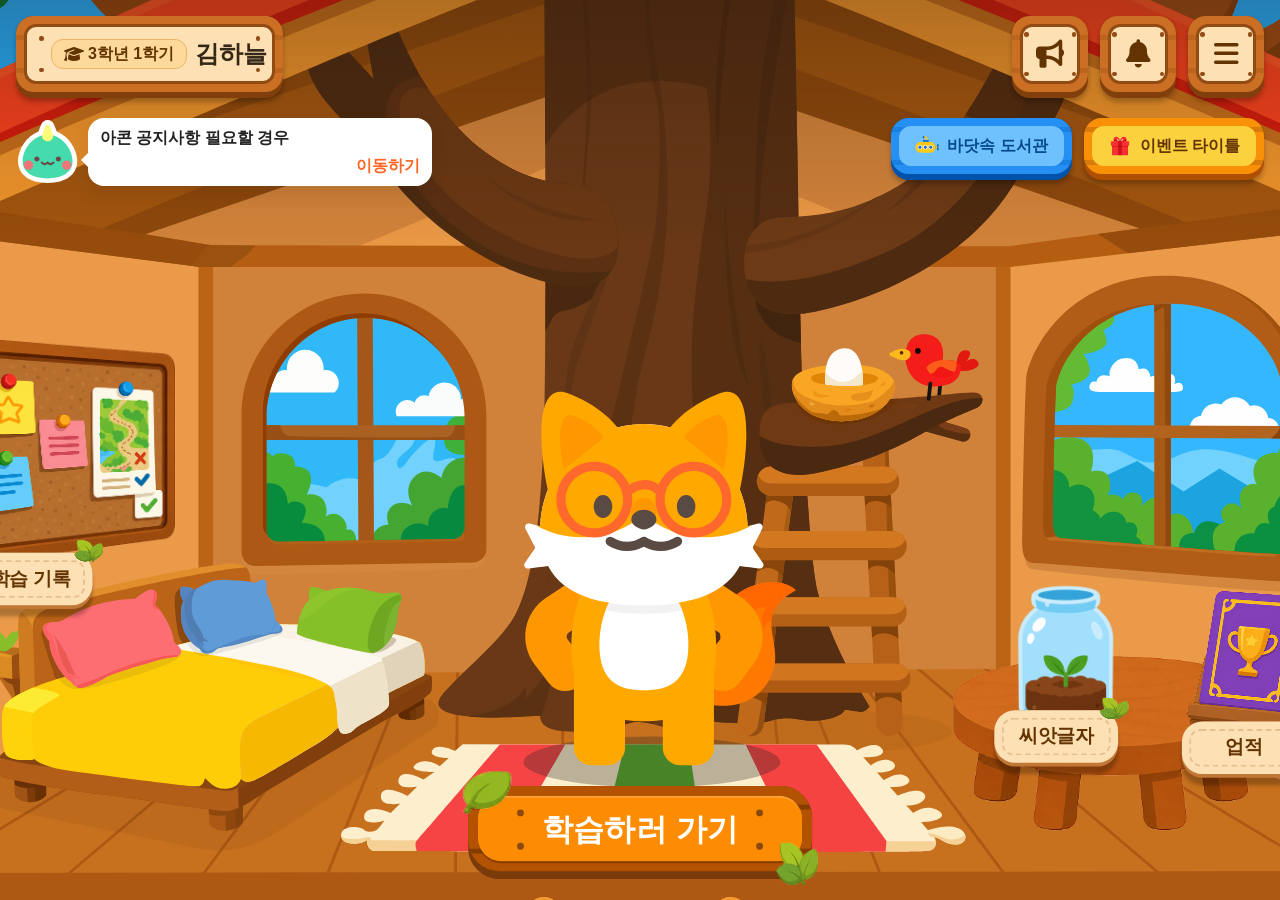
<file: index.html>
<!DOCTYPE html>
<html lang="ko">
  <head>
    <meta charset="utf-8">
    <meta http-equiv="refresh" content="0; url=./dk-v3/index.html?entry=landed">
    <meta name="viewport" content="width=device-width, initial-scale=1">
    <title>DK Prototype Redirect</title>
    <script>
      window.location.replace("./dk-v3/index.html?entry=landed");
    </script>
  </head>
  <body>
    <p><a href="./dk-v3/index.html?entry=landed">DK prototype</a></p>
  </body>
  </html>
</file>
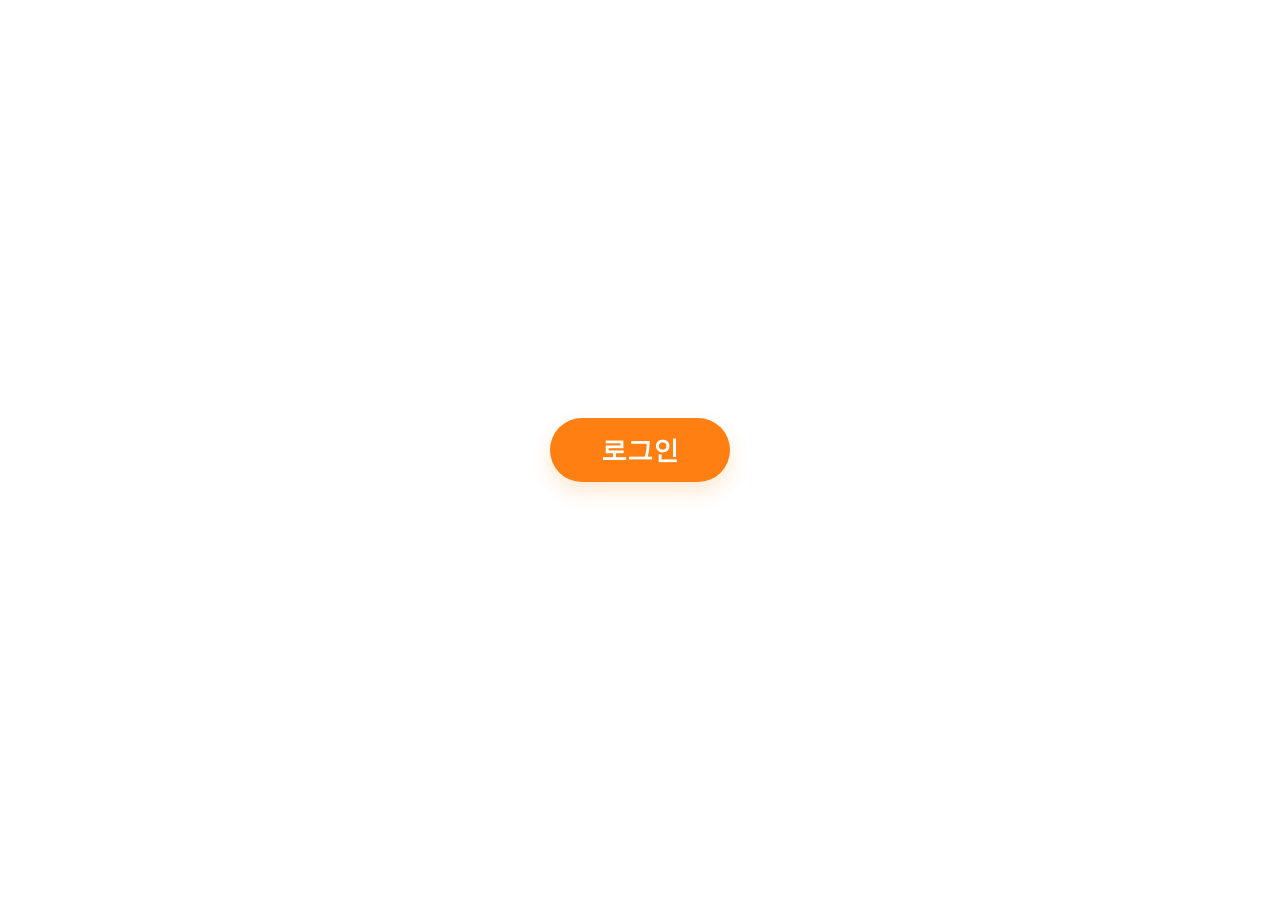
<file: dk-v3/index.html>
<!doctype html>
<html lang="ko">
  <head>
    <meta charset="UTF-8" />
    <meta name="viewport" content="width=device-width, initial-scale=1.0" />
    <title>매일국어 초등 홈 Ver 3</title>
    <link rel="preconnect" href="https://cdnjs.cloudflare.com" crossorigin />
    <link
      rel="stylesheet"
      href="https://cdnjs.cloudflare.com/ajax/libs/font-awesome/6.5.2/css/all.min.css"
    />
    <link
      href="https://hangeul.pstatic.net/hangeul_static/css/nanum-square-round.css"
      rel="stylesheet"
    />
    <link rel="stylesheet" href="./style.css" />
  </head>
  <body>
    <div id="app" class="app-shell">
      <section class="login-screen" data-login-screen>
        <button class="login-button" type="button" data-action="login">로그인</button>
      </section>

      <section class="home-screen" data-home-screen aria-hidden="true">
        <div class="home-backdrop" aria-hidden="true">
          <img class="home-backdrop__image" src="./source/home-bg.svg" alt="" />
        </div>
        <div class="stage-root" data-stage-root>
          <div class="camera-window">
            <div class="home-world" data-home-world aria-hidden="true">
              <div class="world-bg-layer">
                <img class="world-bg" src="./source/home-bg.svg" alt="" />
              </div>

              <div class="world-object-layer">
                <img class="world-object world-bed" src="./source/bed.svg" alt="" />

                <div class="world-anchor world-anchor--board">
                  <button class="world-button board-button" type="button" data-action="object" data-target="board">
                    <img class="world-object world-board" src="./source/board.png" alt="학습 기록 보드" />
                  </button>
                  <button class="object-badge object-badge--board" type="button" data-action="object" data-target="board">
                    <span class="object-badge__surface">
                      <span class="object-badge__inner">학습 기록</span>
                      <img class="object-badge__leaf object-badge__leaf--small" src="./source/deco-leaf-2.png" alt="" />
                    </span>
                    <img class="object-badge__leaf object-badge__leaf--large" src="./source/deco-leaf-3.png" alt="" />
                  </button>
                </div>

                <div class="world-table-scene" data-table-scene aria-hidden="true">
                  <img class="world-object world-table" src="./source/table.png" alt="" />

                  <div class="world-anchor world-anchor--seedletter">
                    <button class="world-button seedletter-button" type="button" data-action="object" data-target="seedletter">
                      <img
                        class="world-object world-seedletter"
                        data-seedletter-img
                        src="./source/seedletter.png"
                        alt="씨앗글자"
                      />
                    </button>
                    <button class="object-badge object-badge--seedletter" type="button" data-action="object" data-target="seedletter">
                      <span class="object-badge__surface">
                        <span class="object-badge__inner">씨앗글자</span>
                        <img class="object-badge__leaf object-badge__leaf--small" src="./source/deco-leaf-2.png" alt="" />
                      </span>
                      <img class="object-badge__leaf object-badge__leaf--large" src="./source/deco-leaf-3.png" alt="" />
                    </button>
                  </div>

                <div class="world-anchor world-anchor--achieve" data-achievement-anchor>
                    <button class="world-button achievebook-button" type="button" data-action="object" data-target="achievebook">
                      <img class="world-object world-achievebook" src="./source/achievebook.png" alt="업적 책" />
                    </button>
                    <button class="object-badge object-badge--achieve" type="button" data-action="object" data-target="achievebook">
                      <span class="object-badge__surface">
                        <span class="object-badge__inner">업적</span>
                        <img class="object-badge__leaf object-badge__leaf--small" src="./source/deco-leaf-2.png" alt="" />
                      </span>
                      <img class="object-badge__leaf object-badge__leaf--large" src="./source/deco-leaf-3.png" alt="" />
                    </button>
                  </div>
                </div>

                <div class="world-pino-slot" aria-hidden="true">
                  <img class="world-object world-pino" data-pino-img src="./source/pino.svg" alt="" />
                </div>
              </div>
            </div>
          </div>

        </div>

        <div class="hud-layer" data-hud-layer>
          <div class="home-hud-dim" aria-hidden="true"></div>
          <header class="top-ui">
            <div class="top-info">
              <section class="panel panel-user">
                <div class="panel-surface">
                  <div class="panel-stripes" aria-hidden="true"></div>
                  <div class="panel-inner">
                    <div class="bolt-column bolt-column-left" aria-hidden="true">
                      <span></span>
                      <span></span>
                    </div>
                    <div class="bolt-column bolt-column-right" aria-hidden="true">
                      <span></span>
                      <span></span>
                    </div>

                    <div class="user-pill">
                      <i class="fa-solid fa-graduation-cap"></i>
                      <span>3학년 1학기</span>
                    </div>
                    <div class="student-name">김하늘</div>
                  </div>
                </div>
              </section>

              <section class="panel panel-crown" data-crown-progress-panel>
                <div class="panel-surface">
                  <div class="panel-stripes" aria-hidden="true"></div>
                  <div class="panel-inner">
                    <div class="bolt-column bolt-column-left" aria-hidden="true">
                      <span></span>
                      <span></span>
                    </div>
                    <div class="bolt-column bolt-column-right" aria-hidden="true">
                      <span></span>
                      <span></span>
                    </div>

                    <div class="panel-label">
                      <img class="panel-label__icon" src="./source/ico-crown.png" alt="" />
                      <span class="panel-label__text panel-label__text--single">모은 왕관</span>
                    </div>
                    <div class="progress-track" aria-label="왕관 진행률">
                      <div class="progress-fill" style="width: 44.44%"></div>
                      <span class="progress-value">32/72</span>
                    </div>
                  </div>
                </div>
              </section>
            </div>

            <div class="top-actions">
              <button class="icon-button" type="button" data-action="notice">
                <span class="icon-button__surface">
                  <span class="icon-button__bolts icon-button__bolts--left" aria-hidden="true"><span></span><span></span></span>
                  <span class="icon-button__bolts icon-button__bolts--right" aria-hidden="true"><span></span><span></span></span>
                  <i class="fa-solid fa-bullhorn"></i>
                </span>
              </button>

              <button class="icon-button" type="button" data-action="error">
                <span class="icon-button__surface">
                  <span class="icon-button__bolts icon-button__bolts--left" aria-hidden="true"><span></span><span></span></span>
                  <span class="icon-button__bolts icon-button__bolts--right" aria-hidden="true"><span></span><span></span></span>
                  <i class="fa-solid fa-bell"></i>
                </span>
              </button>

              <button class="icon-button" type="button" data-action="sidebar-open" aria-label="메뉴 열기">
                <span class="icon-button__surface">
                  <span class="icon-button__bolts icon-button__bolts--left" aria-hidden="true"><span></span><span></span></span>
                  <span class="icon-button__bolts icon-button__bolts--right" aria-hidden="true"><span></span><span></span></span>
                  <i class="fa-solid fa-bars"></i>
                </span>
              </button>
            </div>
          </header>

          <section class="secondary-ui">
            <div class="notification-bubble" data-acon-notice>
              <img class="notification-bubble__face" src="./source/acon-face.svg" alt="" />
              <div class="notification-bubble__talk">
                <p class="notification-bubble__text">아콘 공지사항 필요할 경우</p>
                <button class="notification-bubble__link" type="button" data-action="notice-link">이동하기</button>
              </div>
            </div>

            <div class="button-links">
              <button class="button-link button-link--blue" type="button" data-action="link" data-target="submarine" data-event-slot="event1">
                <span class="button-link__surface">
                  <span class="button-link__stripes" aria-hidden="true"></span>
                  <span class="button-link__inner">
                    <img src="./source/ico-submarine.png" alt="" />
                    <span>바닷속 도서관</span>
                  </span>
                </span>
              </button>

              <button class="button-link button-link--yellow" type="button" data-action="link" data-target="event" data-event-slot="event2">
                <span class="button-link__surface">
                  <span class="button-link__stripes" aria-hidden="true"></span>
                  <span class="button-link__inner">
                    <img src="./source/ico-present.png" alt="" />
                    <span>이벤트 타이틀</span>
                  </span>
                </span>
              </button>
            </div>
          </section>

          <button class="cta-button" type="button" data-action="cta">
            <span class="cta-button__surface">
              <span class="cta-button__stripes" aria-hidden="true"></span>
              <span class="cta-button__inner">
                <span class="cta-button__bolts cta-button__bolts--left" aria-hidden="true"><span></span><span></span></span>
                <span class="cta-button__label" data-cta-label>학습하러 가기</span>
                <span class="cta-button__bolts cta-button__bolts--right" aria-hidden="true"><span></span><span></span></span>
              </span>
            </span>
            <img class="cta-button__leaf cta-button__leaf--left" src="./source/deco-leaf-1.png" alt="" />
            <img class="cta-button__leaf cta-button__leaf--right" src="./source/deco-leaf-3.png" alt="" />
          </button>
        </div>

        <div class="license-tooltip" data-license-tooltip aria-hidden="true" hidden>
          <div class="license-tooltip__body">
            <p>이용권 등록이 필요합니다.</p>
            <p>구매하러 가기 →</p>
          </div>
          <span class="license-tooltip__arrow" aria-hidden="true"></span>
        </div>

        <div class="sidebar-layer" data-sidebar-layer aria-hidden="true" hidden>
          <button class="sidebar-dim" type="button" data-action="sidebar-close" aria-label="사이드바 닫기"></button>

          <aside class="sidebar-panel">
            <div class="sidebar-panel__shell">
              <div class="sidebar-panel__surface">
                <div class="sidebar-panel__inner">
                  <header class="sidebar-header">
                    <img class="sidebar-header__leaf" src="./source/deco-leaf-3.png" alt="" />
                    <div class="sidebar-header__row">
                      <h2>김하늘</h2>
                      <button class="sidebar-close" type="button" data-action="sidebar-close" aria-label="닫기">
                        <i class="fa-solid fa-xmark"></i>
                      </button>
                    </div>
                    <div class="sidebar-header__meta">
                      <span class="sidebar-header__term">3학년 1학기</span>
                      <button class="sidebar-header__badge sidebar-header__badge--button" type="button" data-action="license-tooltip">
                        이용권 등록 필요
                      </button>
                    </div>
                  </header>

                  <div class="sidebar-groups">
                    <section class="sidebar-group">
                      <button class="sidebar-item" type="button" data-action="sidebar-item" data-nav-target="my-info">
                        <span class="sidebar-item__label"><img src="./source/ico-mypage.png" alt="" />내 정보</span>
                        <i class="fa-solid fa-chevron-right"></i>
                      </button>
                      <button class="sidebar-item" type="button" data-action="sidebar-item" data-nav-target="study-record">
                        <span class="sidebar-item__label"><img src="./source/ico-history.png" alt="" />학습 기록</span>
                        <i class="fa-solid fa-chevron-right"></i>
                      </button>
                      <button class="sidebar-item" type="button" data-action="sidebar-item" data-nav-target="report-list">
                        <span class="sidebar-item__label"><img src="./source/ico-report.png" alt="" />학습 보고서</span>
                        <i class="fa-solid fa-chevron-right"></i>
                      </button>
                      <button class="sidebar-item" type="button" data-action="sidebar-item">
                        <span class="sidebar-item__label"><img src="./source/ico-message.png" alt="" />받은 쪽지함</span>
                        <i class="fa-solid fa-chevron-right"></i>
                      </button>
                    </section>

                    <section class="sidebar-group">
                      <button class="sidebar-item" type="button" data-action="sidebar-item" data-nav-target="notice">
                        <span class="sidebar-item__label"><img src="./source/ico-notice.png" alt="" />공지사항</span>
                        <i class="fa-solid fa-chevron-right"></i>
                      </button>
                      <button class="sidebar-item" type="button" data-action="sidebar-item">
                        <span class="sidebar-item__label"><img src="./source/ico-error.png" alt="" />오류 신고</span>
                        <i class="fa-solid fa-chevron-right"></i>
                      </button>
                    </section>

                    <section class="sidebar-group">
                      <button class="sidebar-item" type="button" data-action="sidebar-item">
                        <span class="sidebar-item__label"><img src="./source/ico-app.png" alt="" />홈 화면 추가하기</span>
                        <i class="fa-solid fa-chevron-right"></i>
                      </button>
                      <button class="sidebar-item" type="button" data-action="sidebar-item" data-nav-target="settings">
                        <span class="sidebar-item__label"><img src="./source/ico-setting.png" alt="" />환경 설정</span>
                        <i class="fa-solid fa-chevron-right"></i>
                      </button>
                      <button class="sidebar-item" type="button" data-action="sidebar-item">
                        <span class="sidebar-item__label"><img src="./source/ico-logout.png" alt="" />로그아웃</span>
                        <i class="fa-solid fa-chevron-right"></i>
                      </button>
                    </section>
                  </div>
                </div>
              </div>
            </div>
          </aside>
        </div>

        <div class="preset-layer" data-preset-layer aria-hidden="true" hidden>
          <button class="preset-dim" type="button" data-action="preset-close" aria-label="모달 닫기"></button>
          <div class="preset-modal" role="dialog" aria-modal="true" aria-labelledby="preset-title">
            <button class="preset-modal__close" type="button" data-action="preset-close" aria-label="닫기">
              <i class="fa-solid fa-xmark"></i>
            </button>
            <h2 id="preset-title">디버그 상태 컨트롤</h2>
            <div class="debug-panel" data-debug-panel></div>
          </div>
        </div>

        <div class="route-loading-layer" data-route-loading aria-hidden="true" hidden>
          <div class="route-loading-chip">
            <i class="fa-solid fa-spinner fa-spin"></i>
            <span>학습 공간으로 이동하는 중</span>
          </div>
        </div>
      </section>
    </div>

    <script src="./script.js"></script>
  </body>
</html>
</file>
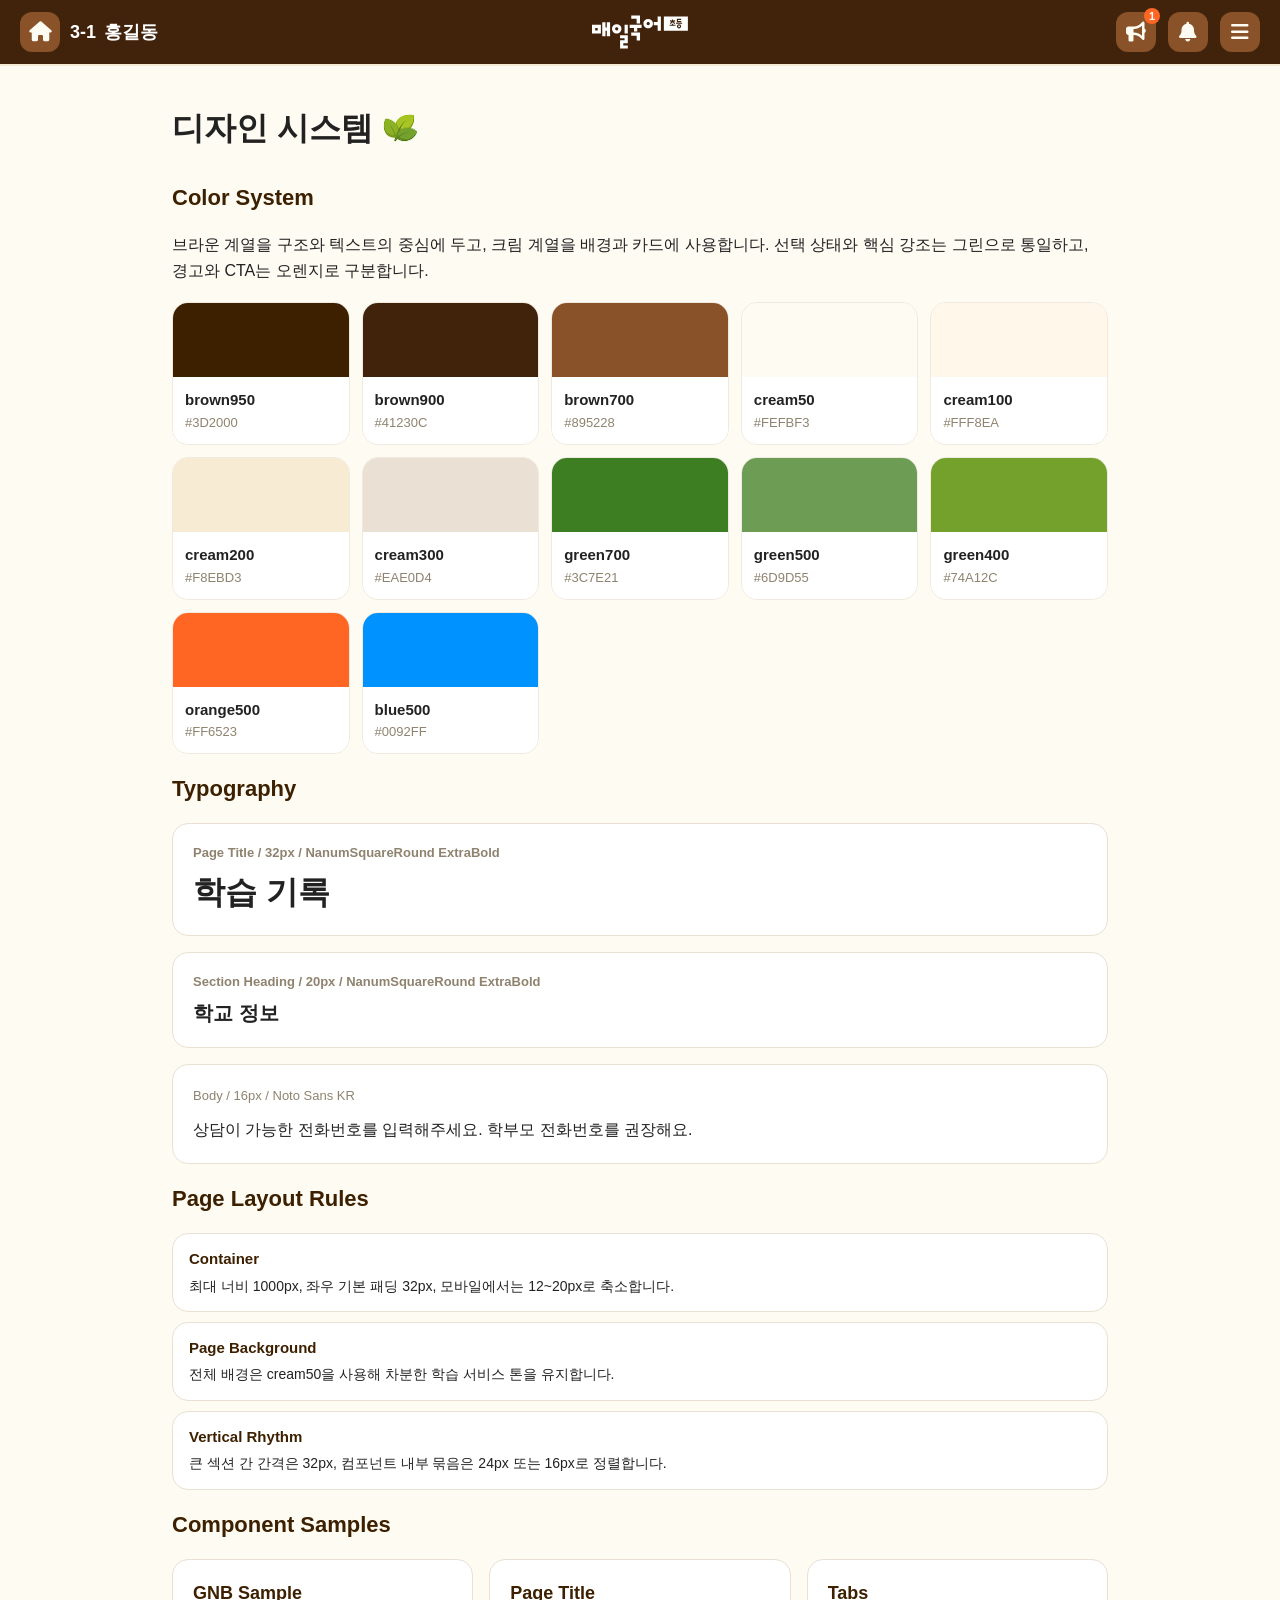
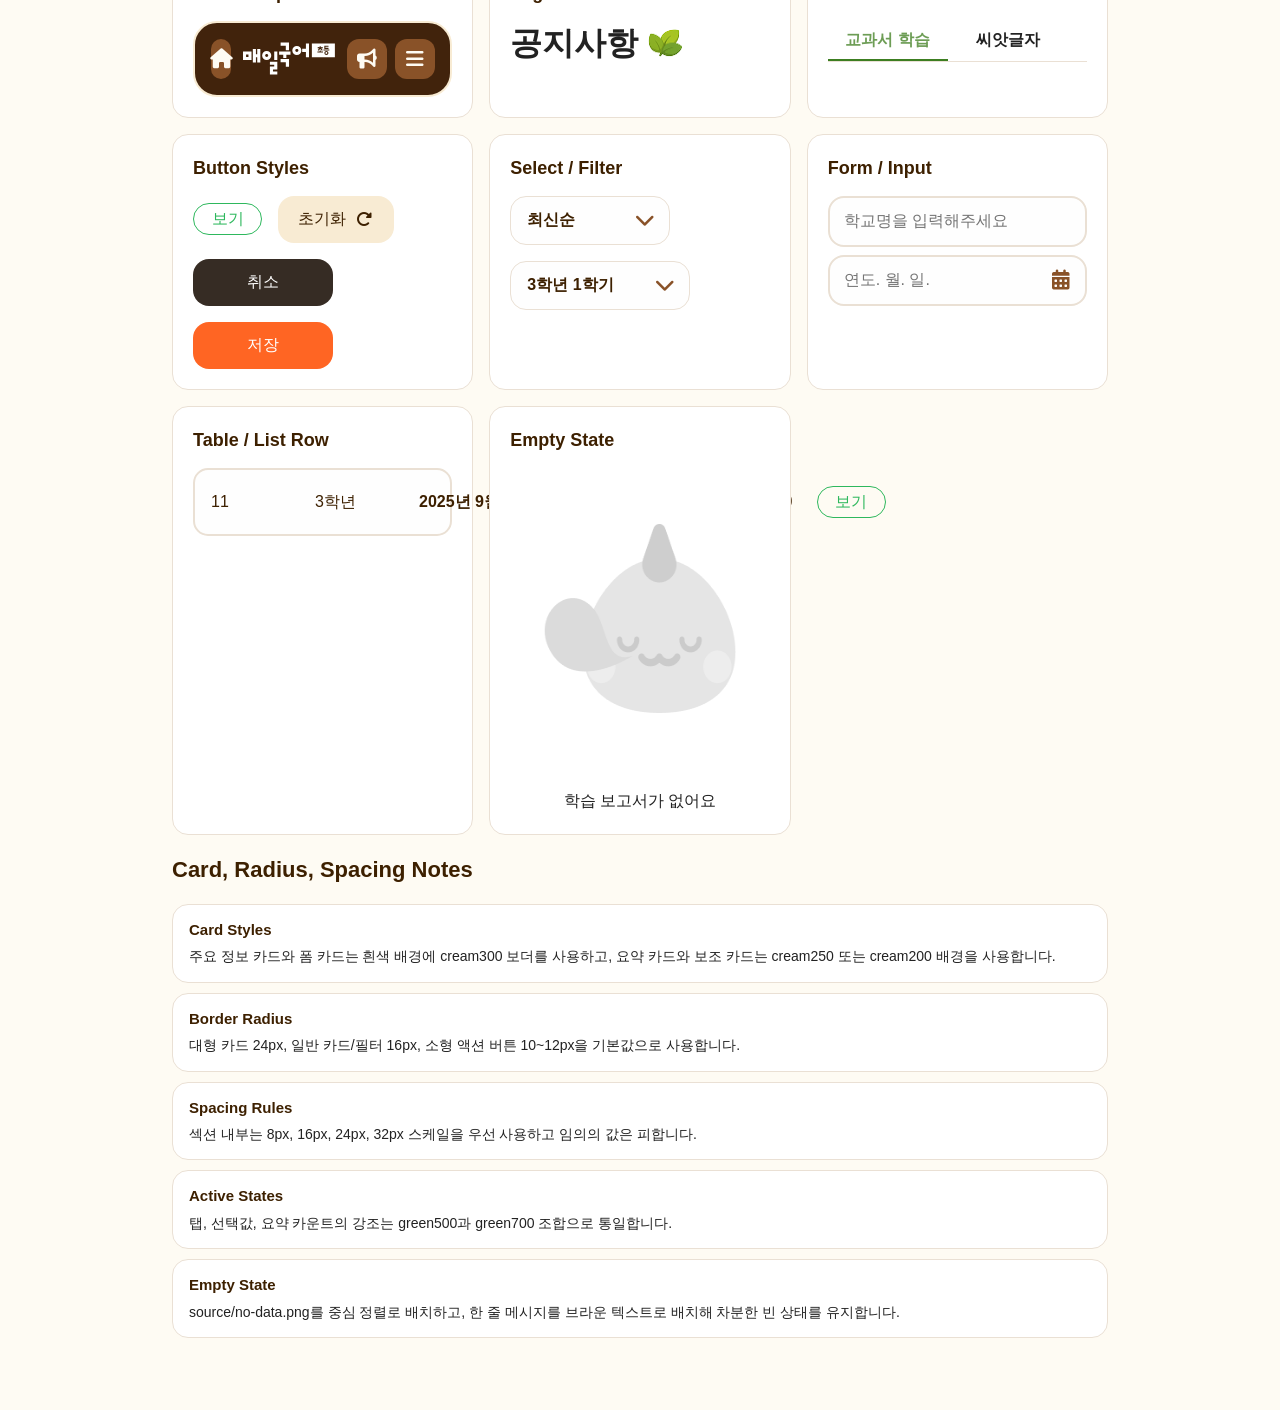
<file: dk-etc-pages/design-system.html>
<!DOCTYPE html>
<html lang="ko">
  <head>
    <meta charset="utf-8">
    <meta name="viewport" content="width=device-width, initial-scale=1">
    <title>디자인 시스템</title>
    <link rel="stylesheet" href="./styles.css">
    <link rel="stylesheet" href="https://cdn.jsdelivr.net/npm/@fortawesome/fontawesome-free@6.5.2/css/all.min.css">
    <script defer src="./app.js"></script>
  </head>
  <body data-page="design-system">
    <div id="app"></div>
  </body>
</html>
</file>
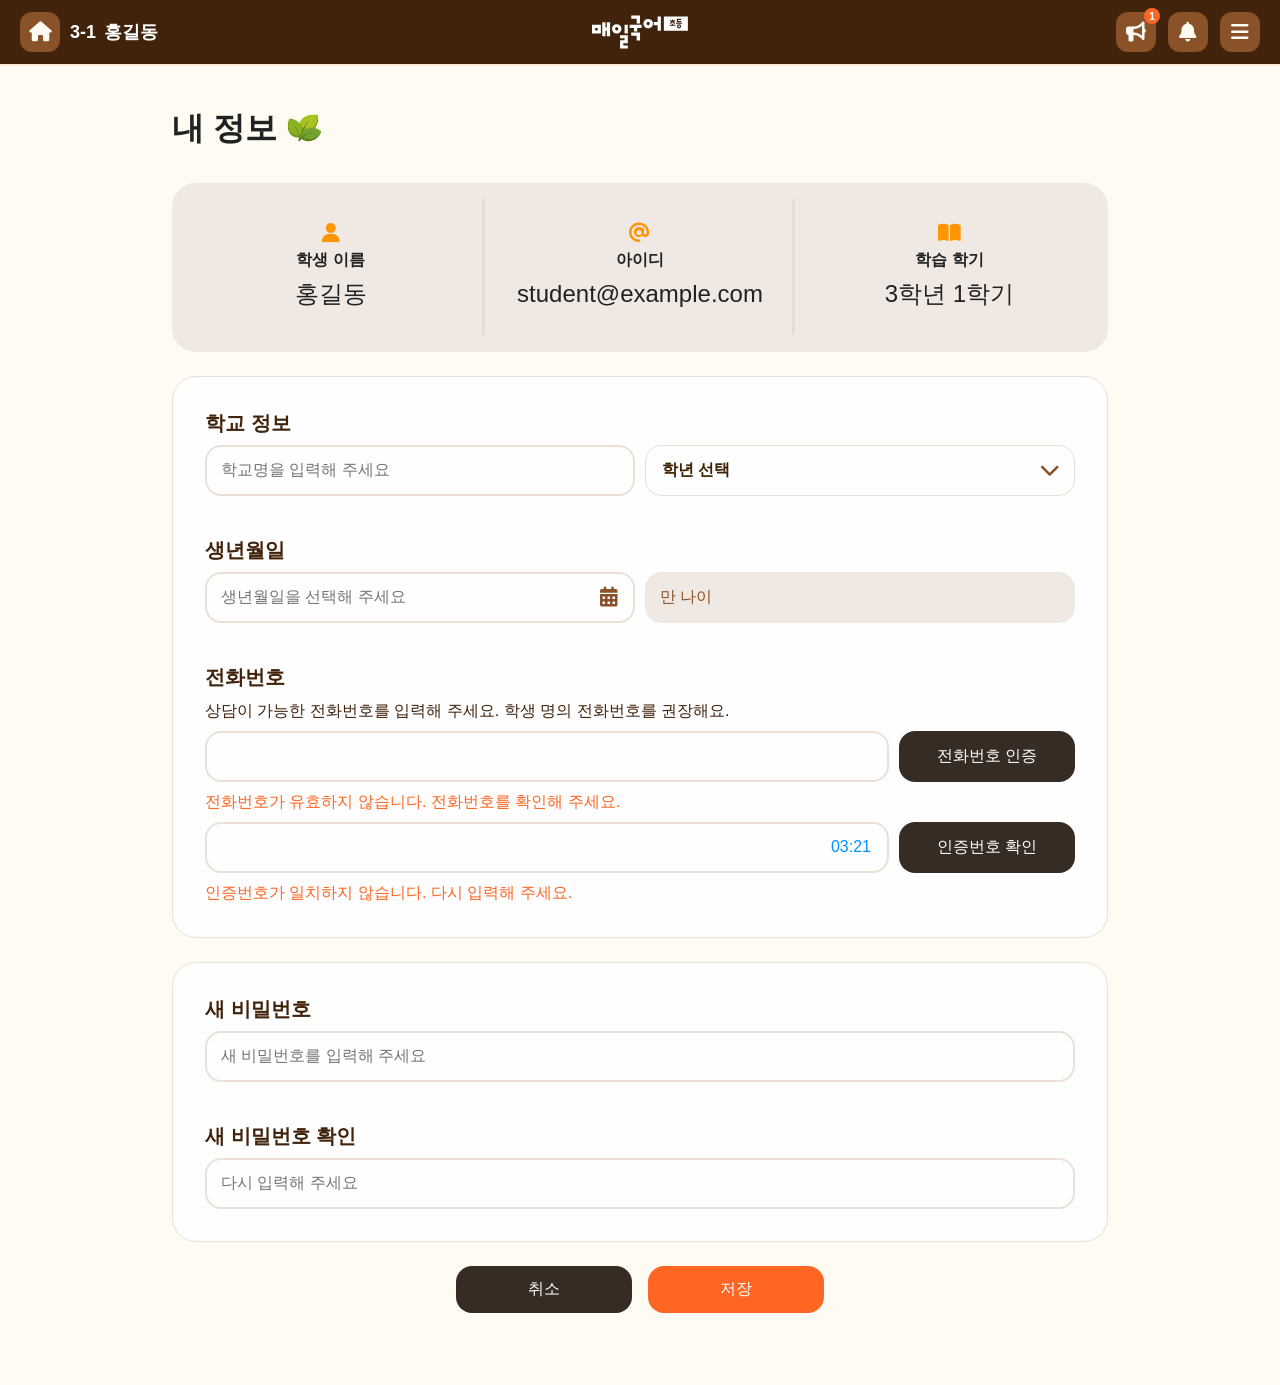
<file: dk-etc-pages/my-info.html>
<!DOCTYPE html>
<html lang="ko">
  <head>
    <meta charset="utf-8">
    <meta name="viewport" content="width=device-width, initial-scale=1">
    <title>내 정보</title>
    <link rel="stylesheet" href="./styles.css">
    <link rel="stylesheet" href="https://cdn.jsdelivr.net/npm/@fortawesome/fontawesome-free@6.5.2/css/all.min.css">
    <script defer src="./app.js"></script>
  </head>
  <body data-page="my-info">
    <div id="app"></div>
  </body>
</html>
</file>
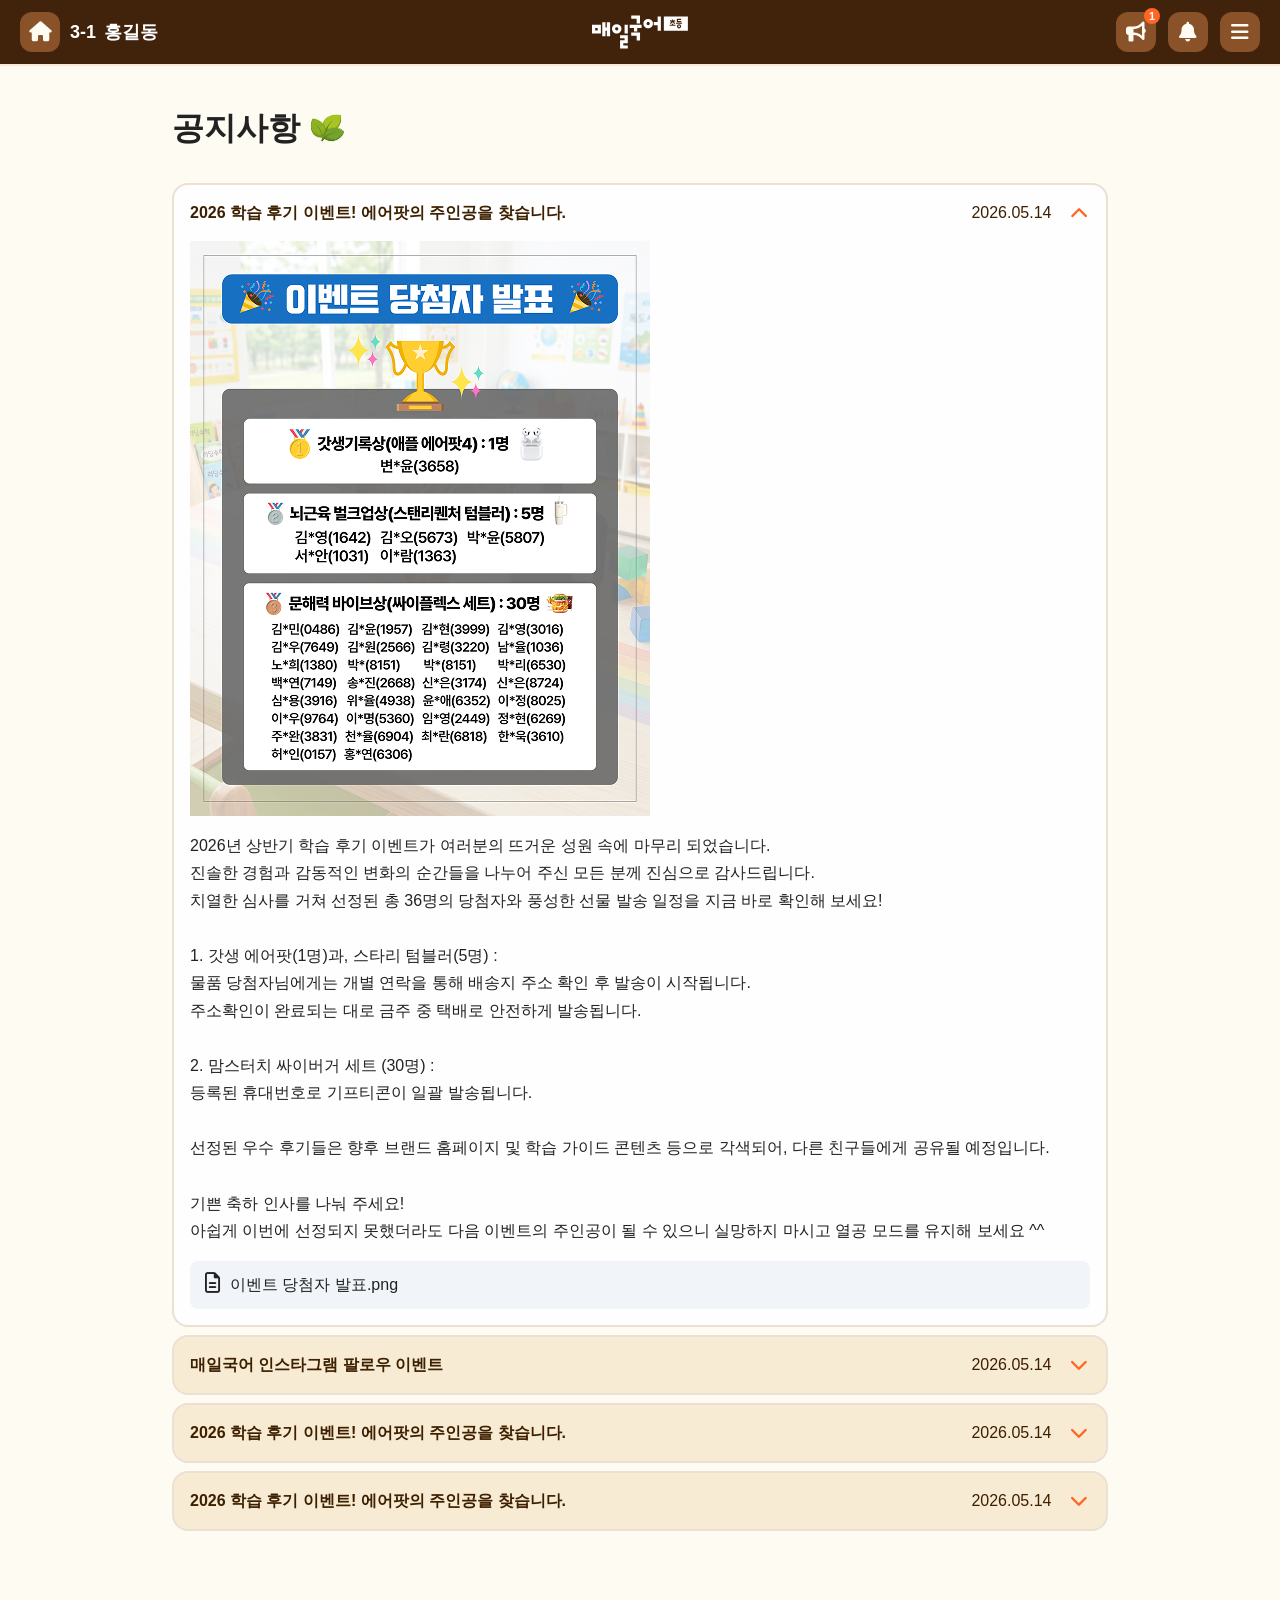
<file: dk-etc-pages/notice.html>
<!DOCTYPE html>
<html lang="ko">
  <head>
    <meta charset="utf-8">
    <meta name="viewport" content="width=device-width, initial-scale=1">
    <title>공지사항</title>
    <link rel="stylesheet" href="./styles.css">
    <link rel="stylesheet" href="https://cdn.jsdelivr.net/npm/@fortawesome/fontawesome-free@6.5.2/css/all.min.css">
    <script defer src="./app.js"></script>
  </head>
  <body data-page="notice">
    <div id="app"></div>
  </body>
</html>
</file>
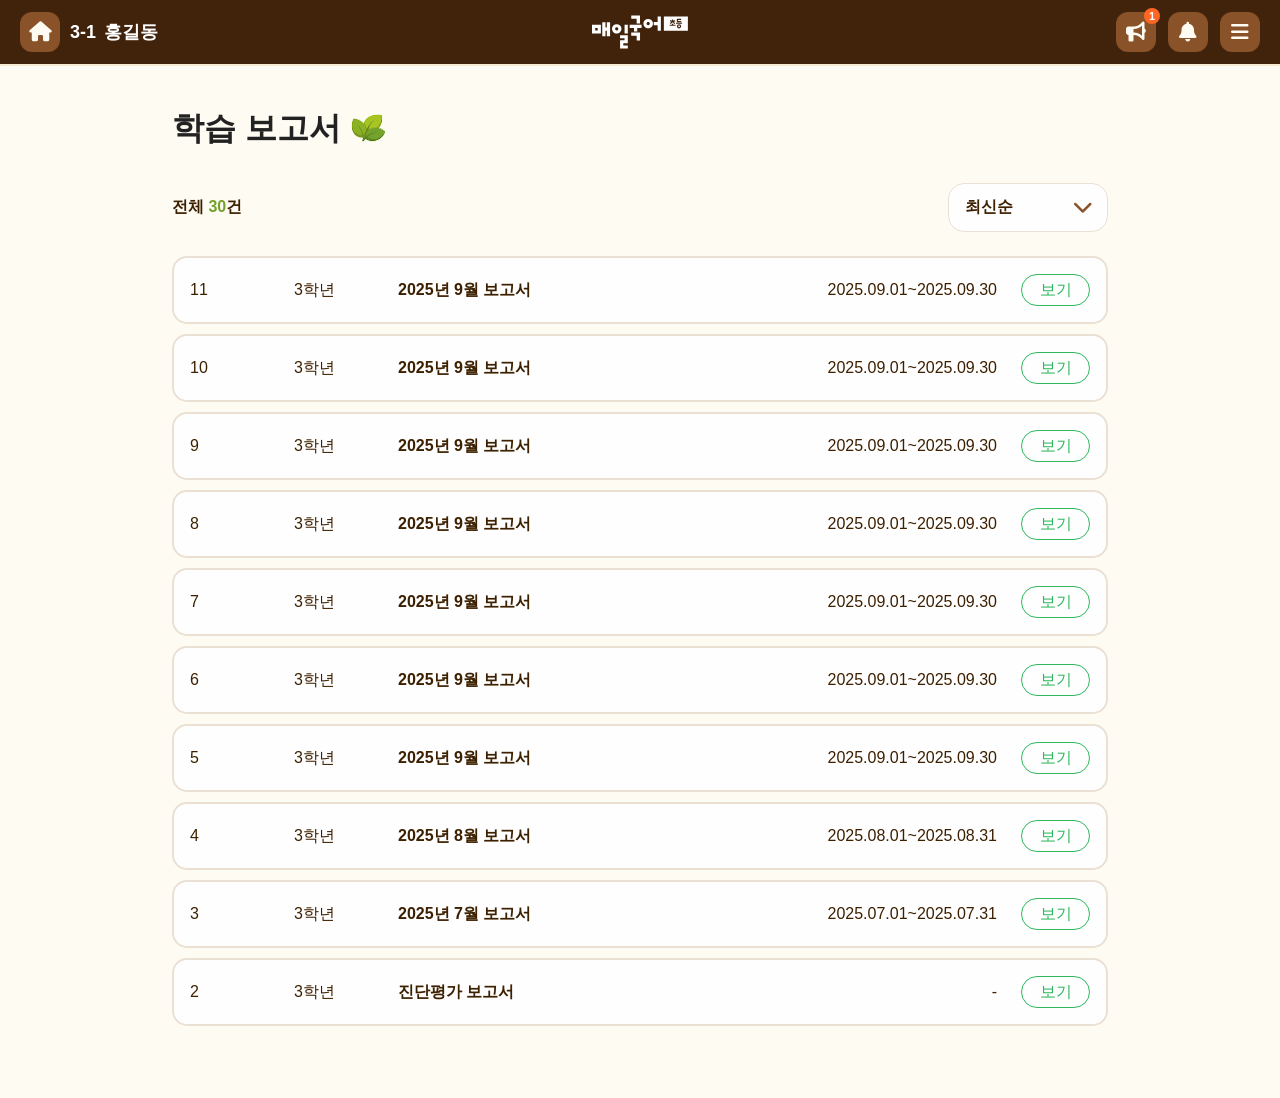
<file: dk-etc-pages/report-list.html>
<!DOCTYPE html>
<html lang="ko">
  <head>
    <meta charset="utf-8">
    <meta name="viewport" content="width=device-width, initial-scale=1">
    <title>학습 보고서 목록</title>
    <link rel="stylesheet" href="./styles.css">
    <link rel="stylesheet" href="https://cdn.jsdelivr.net/npm/@fortawesome/fontawesome-free@6.5.2/css/all.min.css">
    <script defer src="./app.js"></script>
  </head>
  <body data-page="report-list">
    <div id="app"></div>
  </body>
</html>
</file>
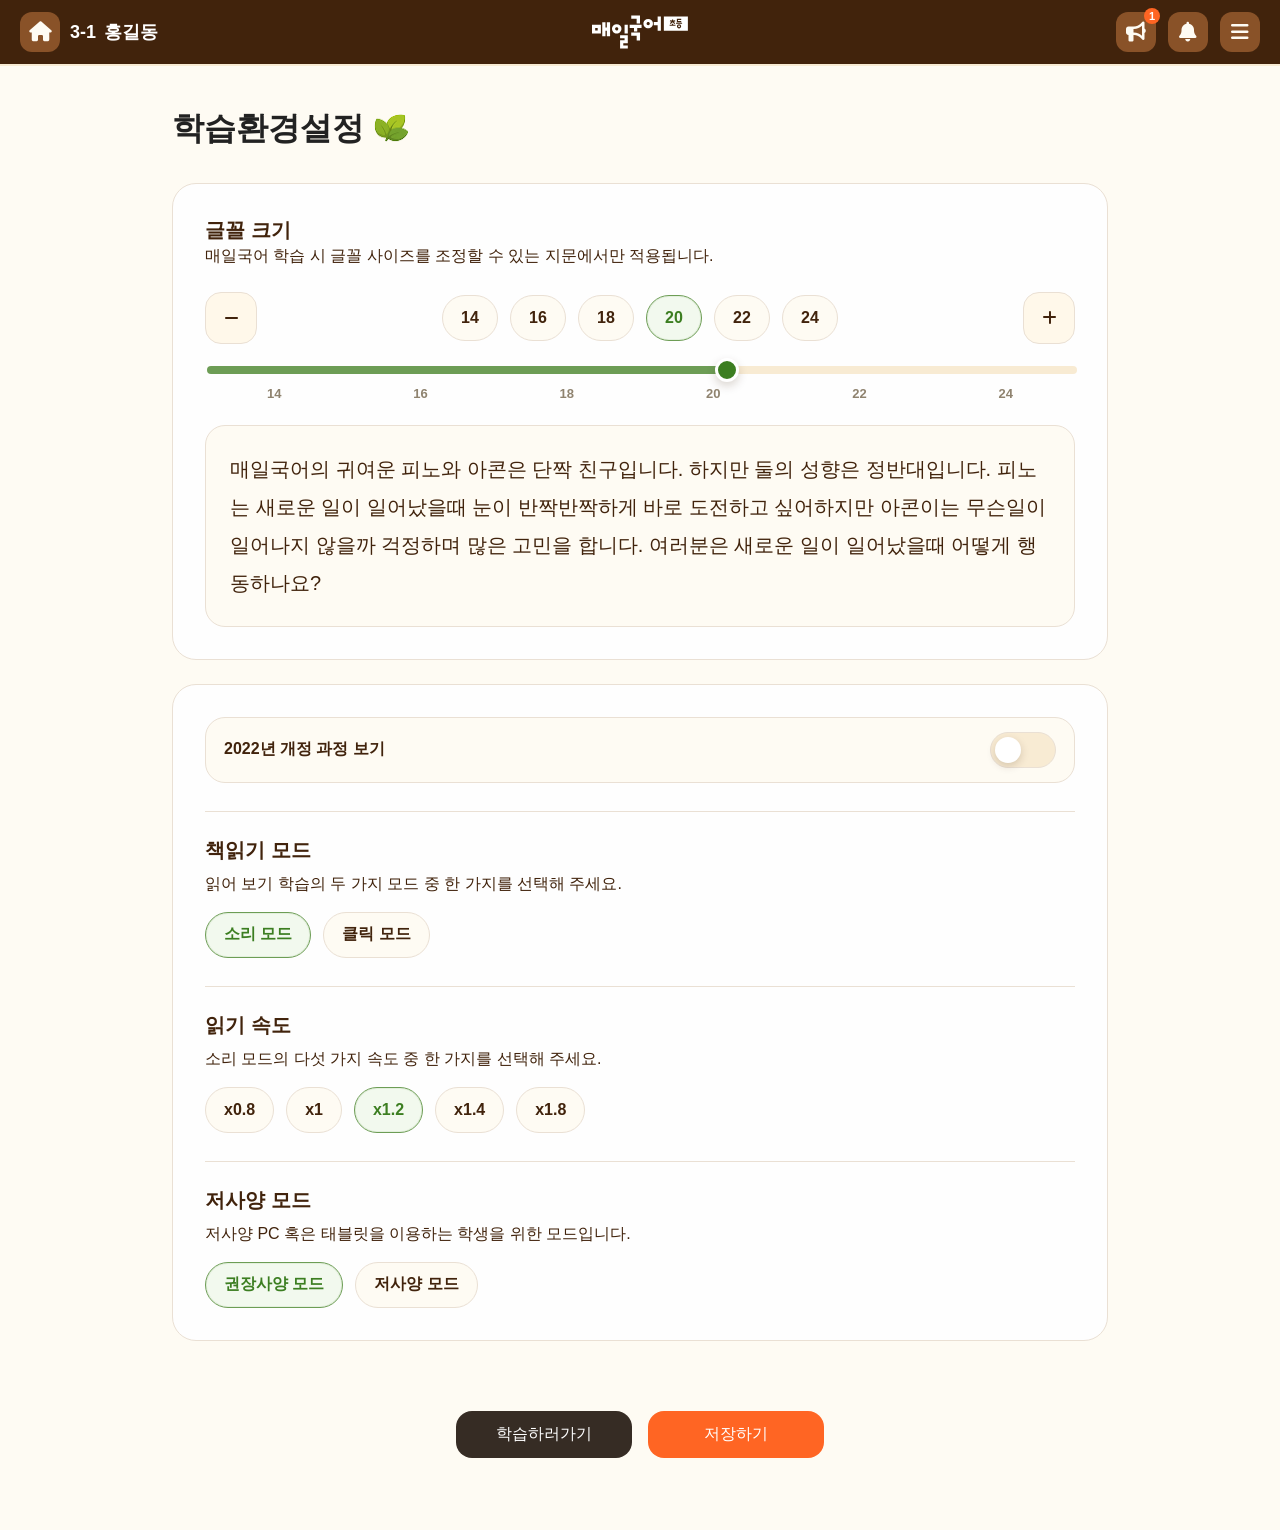
<file: dk-etc-pages/settings.html>
<!DOCTYPE html>
<html lang="ko">
  <head>
    <meta charset="utf-8">
    <meta name="viewport" content="width=device-width, initial-scale=1">
    <title>학습환경설정</title>
    <link rel="stylesheet" href="./styles.css">
    <link rel="stylesheet" href="https://cdn.jsdelivr.net/npm/@fortawesome/fontawesome-free@6.5.2/css/all.min.css">
    <script defer src="./app.js"></script>
  </head>
  <body data-page="settings">
    <div id="app"></div>
  </body>
</html>
</file>
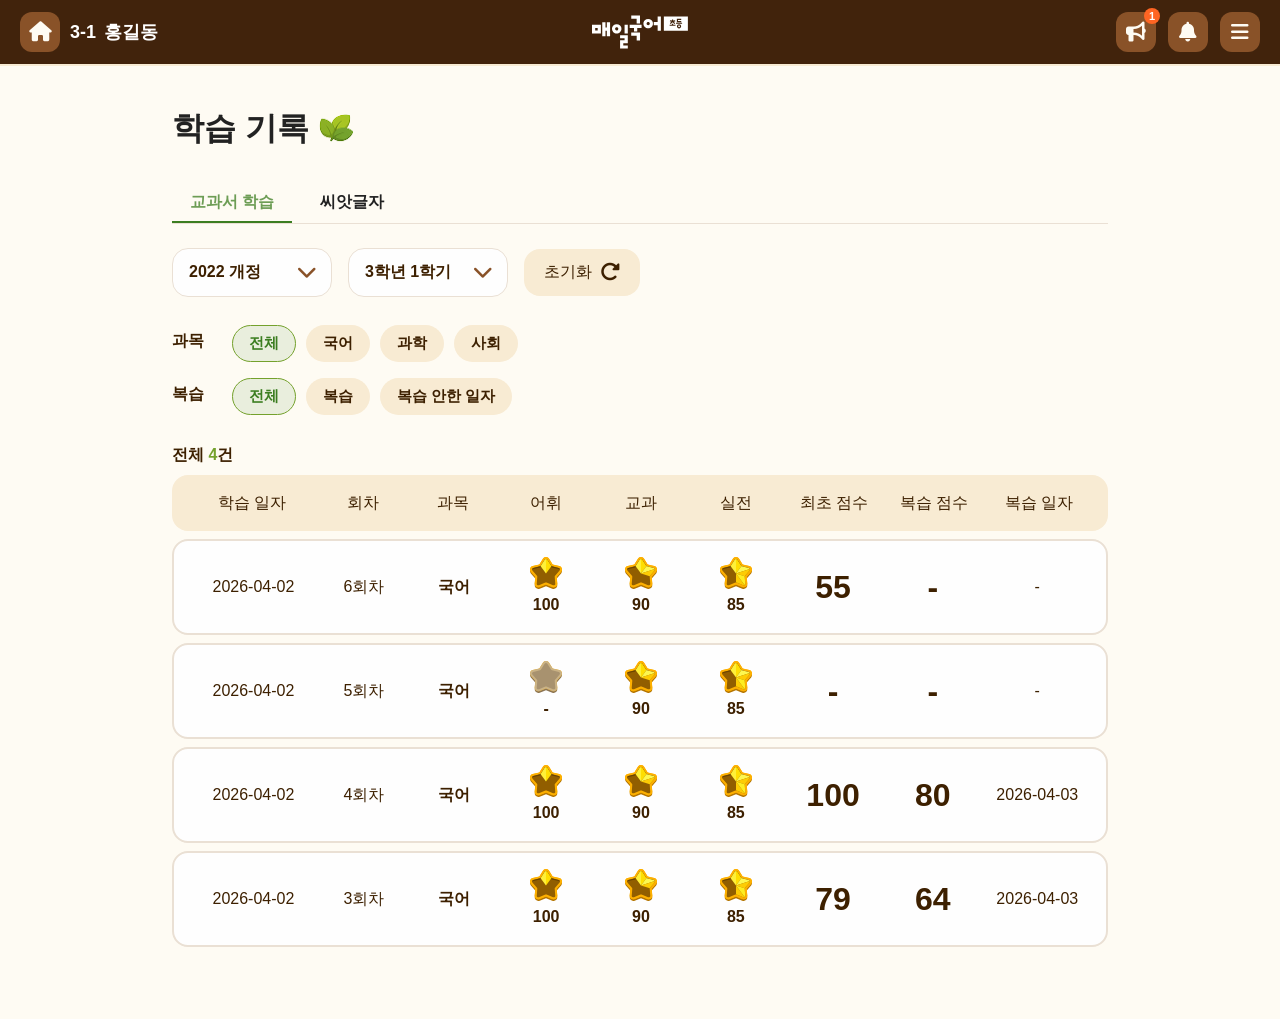
<file: dk-etc-pages/study-record.html>
<!DOCTYPE html>
<html lang="ko">
  <head>
    <meta charset="utf-8">
    <meta name="viewport" content="width=device-width, initial-scale=1">
    <title>학습 기록</title>
    <link rel="stylesheet" href="./styles.css">
    <link rel="stylesheet" href="https://cdn.jsdelivr.net/npm/@fortawesome/fontawesome-free@6.5.2/css/all.min.css">
    <script defer src="./app.js"></script>
  </head>
  <body data-page="study-record">
    <div id="app"></div>
  </body>
</html>
</file>
<file: dk-v3/style.css>
:root {
  --base-bg: #ffffff;
  --ink-dark: #352716;
  --wood-shadow: #813f0c;
  --wood-base: #cb6f24;
  --wood-line: #924b12;
  --cream-surface: #fde1b5;
  --cream-panel: #feedd2;
  --orange-danger: #ff8400;
  --progress-bg: #f1b577;
  --progress-fill: #62a639;
  --link-yellow-base: #af5000;
  --link-yellow-top: #f89107;
  --link-yellow-inner: #fbd13e;
  --link-blue-base: #0152aa;
  --link-blue-top: #258ff3;
  --link-blue-inner: #6fc1fd;
  --stage-scale: 1;
  --ui-visibility: 0;
  --ui-shift: 24px;
  --camera-x: 0px;
  --camera-y: 0px;
  --camera-zoom: 1;
  --ease-soft: cubic-bezier(0.22, 1, 0.36, 1);
  --ease-standard: cubic-bezier(0.33, 1, 0.68, 1);
  --safe-top: max(16px, env(safe-area-inset-top));
  --safe-right: max(16px, env(safe-area-inset-right));
  --safe-bottom: max(16px, env(safe-area-inset-bottom));
  --safe-left: max(16px, env(safe-area-inset-left));
}

* {
  box-sizing: border-box;
}

html,
body {
  margin: 0;
  width: 100%;
  height: 100%;
}

body {
  overflow: hidden;
  background: var(--base-bg);
  font-family:
    "NanumSquareRoundExtraBold",
    "NanumSquareRound",
    "Apple SD Gothic Neo",
    "Malgun Gothic",
    sans-serif;
  font-weight: 800;
  color: var(--ink-dark);
}

button,
input,
textarea,
select {
  font: inherit;
}

button {
  border: 0;
  background: none;
  padding: 0;
  cursor: pointer;
}

img {
  display: block;
  max-width: 100%;
  user-select: none;
  -webkit-user-drag: none;
}

.app-shell {
  position: relative;
  width: 100%;
  height: 100%;
}

.login-screen,
.home-screen {
  position: absolute;
  inset: 0;
}

.login-screen {
  display: grid;
  place-items: center;
  background: #fff;
  transition:
    opacity 360ms ease,
    visibility 360ms ease;
}

.app-shell.is-home .login-screen,
.app-shell.is-transitioning .login-screen {
  opacity: 0;
  visibility: hidden;
  pointer-events: none;
}

.login-button {
  min-width: 180px;
  height: 64px;
  border-radius: 999px;
  background: #ff7f12;
  color: #fff;
  font-size: 26px;
  font-weight: 800;
  letter-spacing: 0;
  box-shadow: 0 10px 20px rgba(255, 132, 0, 0.18);
  transition:
    transform 180ms ease,
    box-shadow 180ms ease,
    filter 180ms ease;
}

.login-button:hover {
  transform: translateY(-2px);
  box-shadow: 0 16px 24px rgba(255, 132, 0, 0.22);
  filter: brightness(1.02);
}

.login-button:active {
  transform: translateY(0);
  box-shadow: 0 8px 16px rgba(255, 132, 0, 0.16);
}

.home-screen {
  opacity: 0;
  visibility: hidden;
  pointer-events: none;
  background: #7fc8f7;
  overflow: hidden;
  transition:
    opacity 420ms ease,
    visibility 420ms ease;
}

.app-shell.is-home .home-screen,
.app-shell.is-transitioning .home-screen {
  opacity: 1;
  visibility: visible;
  pointer-events: auto;
}

.stage-root {
  position: absolute;
  left: 50%;
  top: 50%;
  width: 1280px;
  height: 720px;
  transform: translate(-50%, -50%) scale(var(--stage-scale));
  transform-origin: center center;
  will-change: transform;
}

.home-backdrop {
  display: none;
}

.camera-window,
.hud-layer {
  position: absolute;
  inset: 0;
}

.camera-window {
  overflow: hidden;
}

.home-world {
  position: absolute;
  inset: 0;
  width: 1280px;
  height: 720px;
  transform-origin: 50% 58%;
  transform: translate3d(var(--camera-x), var(--camera-y), 0) scale(var(--camera-zoom));
  transition: transform 1200ms var(--ease-soft);
  will-change: transform;
}

.world-bg-layer,
.world-object-layer {
  position: absolute;
  inset: 0;
  isolation: isolate;
}

.world-bg {
  position: absolute;
  inset: 0;
  width: 1280px;
  height: 720px;
}

.world-object {
  position: absolute;
}

.world-anchor {
  position: absolute;
}

.world-bed {
  z-index: 1;
  left: 288px;
  top: 436px;
  width: 247px;
  height: 161px;
}

.world-anchor--board {
  z-index: 3;
  left: 267px;
  top: 318px;
  width: 126px;
  height: 196px;
}

.board-button {
  position: absolute;
  z-index: 2;
  left: 0;
  top: 0;
  width: 126px;
  height: 124px;
  border-radius: 18px;
  transition:
    transform 180ms ease,
    filter 180ms ease;
}

.board-button:hover,
.seedletter-button:hover,
.achievebook-button:hover {
  transform: translateY(-4px) scale(1.02);
  filter: brightness(1.03);
}

.board-button:active,
.seedletter-button:active,
.achievebook-button:active {
  transform: translateY(-1px) scale(0.995);
}

.world-board {
  left: 0;
  top: 0;
  width: 126px;
  height: 124px;
}

.world-table-scene {
  position: absolute;
  z-index: 4;
  left: 805px;
  top: 482px;
  width: 171px;
  height: 108px;
}

.world-table {
  left: 0;
  top: 6px;
  width: 171px;
  height: 96px;
}

.seedletter-button {
  position: absolute;
  left: 30px;
  top: 0;
  width: 60px;
  height: 80px;
  border-radius: 18px;
}

.world-seedletter {
  left: 0;
  top: 0;
  width: 60px;
  height: 80px;
}

.achievebook-button {
  position: absolute;
  left: 26px;
  top: 0;
  width: 73px;
  height: 81px;
  border-radius: 18px;
}

.world-achievebook {
  left: 0;
  top: 0;
  width: 73px;
  height: 81px;
}

.world-pino-slot {
  position: absolute;
  z-index: 3;
  left: 536px;
  top: 338px;
  width: 230px;
  height: 230px;
}

.world-pino {
  left: 0;
  top: 0;
  width: 230px;
  height: 230px;
  opacity: 1;
}

.hud-layer {
  position: absolute;
  inset: 0;
  z-index: 10;
  pointer-events: none;
}

.home-hud-dim {
  position: absolute;
  top: 0;
  left: 0;
  right: 0;
  height: min(240px, 34vh);
  pointer-events: none;
  z-index: 0;
  background: linear-gradient(
    180deg,
    rgba(40, 23, 10, 0.3) 0%,
    rgba(40, 23, 10, 0.2) 28%,
    rgba(40, 23, 10, 0.1) 58%,
    rgba(40, 23, 10, 0) 100%
  );
}

.top-ui,
.secondary-ui,
.object-badge,
.cta-button {
  pointer-events: auto;
}

.top-ui {
  position: absolute;
  z-index: 1;
  left: var(--safe-left);
  top: var(--safe-top);
  right: var(--safe-right);
  display: flex;
  justify-content: space-between;
  align-items: flex-start;
  gap: 12px;
  opacity: var(--ui-visibility);
  transform: translateY(var(--ui-shift));
  transition:
    opacity 440ms ease,
    transform 440ms var(--ease-standard);
}

.top-info,
.top-actions,
.button-links {
  display: flex;
  align-items: center;
  gap: 12px;
  min-width: 0;
}

.button-links {
  justify-content: flex-end;
}

.panel {
  position: relative;
  padding-bottom: 6px;
  border-radius: 18px;
  background: var(--wood-shadow);
  box-shadow: 0 4px 5px rgba(0, 0, 0, 0.25);
}

.panel-user {
  width: 267px;
  min-width: 267px;
}

.panel-crown {
  width: 300px;
  min-width: 300px;
}

.panel-surface {
  position: relative;
  overflow: hidden;
  padding: 8px;
  border-radius: 18px;
  background: var(--wood-base);
}

.panel-stripes {
  position: absolute;
  left: 0;
  right: 0;
  top: 50%;
  height: 38px;
  transform: translateY(-50%);
}

.panel-stripes::before,
.panel-stripes::after {
  content: "";
  position: absolute;
  left: 0;
  width: 100%;
  height: 5px;
  background: rgba(146, 75, 18, 0.3);
}

.panel-stripes::before {
  top: 0;
}

.panel-stripes::after {
  bottom: 0;
}

.panel-inner {
  position: relative;
  display: flex;
  align-items: center;
  gap: 8px;
  min-height: 60px;
  padding: 0 24px;
  border: 3px solid var(--wood-line);
  border-radius: 12px;
  background: var(--cream-surface);
  min-width: 0;
}

.panel-user .panel-inner {
  justify-content: space-between;
}

.bolt-column {
  position: absolute;
  top: 9px;
  bottom: 9px;
  display: flex;
  flex-direction: column;
  justify-content: space-between;
}

.bolt-column span {
  width: 4.5px;
  height: 4.5px;
  border-radius: 50%;
  background: #924b12;
}

.bolt-column-left {
  left: 12px;
}

.bolt-column-right {
  right: 12px;
}

.user-pill {
  display: inline-flex;
  align-items: center;
  gap: 4px;
  padding: 4px 12px;
  border: 1px solid #efb465;
  border-radius: 12px;
  background: #fdda9c;
  color: #633401;
  font-size: 16px;
  line-height: 1.2;
  white-space: nowrap;
  flex-shrink: 0;
}

.user-pill i {
  font-size: 16px;
}

.student-name {
  font-size: 24px;
  line-height: 1.2;
  white-space: nowrap;
  flex-shrink: 0;
}

.license-badge {
  position: absolute;
  left: 133px;
  top: 18px;
  display: inline-flex;
  align-items: center;
  justify-content: center;
  min-width: 108px;
  height: 24px;
  padding: 0 8px;
  border-radius: 999px;
  background: var(--orange-danger);
  color: #fff;
  font-size: 14px;
  line-height: 1;
}

.panel-label {
  display: inline-flex;
  align-items: center;
  gap: 4px;
  color: #633401;
  font-size: 16px;
  line-height: 1.2;
  white-space: nowrap;
  flex-shrink: 0;
}

.panel-label__text {
  display: inline-flex;
  align-items: flex-start;
  line-height: 1.1;
  white-space: nowrap;
}

.panel-label__icon {
  width: 24px;
  height: 24px;
}

.progress-track {
  position: relative;
  width: 140px;
  min-width: 140px;
  height: 16px;
  overflow: hidden;
  border-radius: 999px;
  background: var(--progress-bg);
}

.progress-fill {
  height: 100%;
  border-radius: inherit;
  background: var(--progress-fill);
}

.progress-value {
  position: absolute;
  left: 50%;
  top: 50%;
  transform: translate(-50%, -50%);
  font-size: 14px;
  line-height: 1;
  color: #633401;
  white-space: nowrap;
}

.icon-button {
  position: relative;
  display: inline-flex;
  padding-bottom: 6px;
  border-radius: 18px;
  background: var(--wood-shadow);
  box-shadow: 0 4px 5px rgba(0, 0, 0, 0.25);
  transition:
    transform 180ms ease,
    filter 180ms ease;
}

.icon-button:hover {
  transform: translateY(-2px);
  filter: brightness(1.02);
}

.icon-button:active {
  transform: translateY(0);
}

.icon-button__surface {
  position: relative;
  width: 76px;
  height: 76px;
  display: grid;
  place-items: center;
  border-radius: 18px;
  background: var(--wood-base);
}

.icon-button__surface::before,
.icon-button__surface::after {
  content: "";
  position: absolute;
  left: 0;
  width: 100%;
  height: 5px;
  background: rgba(146, 75, 18, 0.3);
}

.icon-button__surface::before {
  top: 19px;
}

.icon-button__surface::after {
  bottom: 19px;
}

.icon-button__surface i {
  position: relative;
  z-index: 2;
  width: 60px;
  height: 60px;
  display: grid;
  place-items: center;
  border: 3px solid var(--wood-line);
  border-radius: 12px;
  background: var(--cream-surface);
  color: #633401;
  font-size: 28px;
}

.icon-button__bolts {
  position: absolute;
  z-index: 3;
  top: 16px;
  bottom: 16px;
  display: flex;
  flex-direction: column;
  justify-content: space-between;
}

.icon-button__bolts--left {
  left: 12px;
}

.icon-button__bolts--right {
  right: 12px;
}

.icon-button__bolts span {
  width: 4.5px;
  height: 4.5px;
  border-radius: 50%;
  background: #924b12;
}

.secondary-ui {
  position: absolute;
  z-index: 1;
  left: var(--safe-left);
  top: 110px;
  right: var(--safe-right);
  display: flex;
  align-items: flex-start;
  justify-content: space-between;
  gap: 16px;
  opacity: var(--ui-visibility);
  transform: translateY(calc(var(--ui-shift) + 8px));
  transition:
    opacity 480ms ease 80ms,
    transform 480ms var(--ease-standard) 80ms;
}

.secondary-ui > * {
  flex-shrink: 0;
}

.notification-bubble {
  display: flex;
  align-items: center;
  gap: 8px;
}

.button-links {
  margin-left: auto;
}

.notification-bubble__face {
  width: 64px;
  height: 64px;
}

.notification-bubble__talk {
  position: relative;
  min-width: 344px;
  padding: 8px 12px;
  border-radius: 16px;
  background: #fff;
  box-shadow: 0 8px 18px rgba(0, 0, 0, 0.08);
}

.notification-bubble__talk::before {
  content: "";
  position: absolute;
  left: -7px;
  top: 34px;
  width: 0;
  height: 0;
  border-top: 8px solid transparent;
  border-bottom: 8px solid transparent;
  border-right: 8px solid #fff;
}

.notification-bubble__text {
  margin: 0;
  font-size: 16px;
  font-weight: 800;
  line-height: 1.5;
  color: #222;
  white-space: nowrap;
}

.notification-bubble__link {
  display: block;
  margin-left: auto;
  margin-top: 4px;
  color: #ff6523;
  font-size: 16px;
  font-weight: 800;
  line-height: 1.5;
  white-space: nowrap;
}

.button-link {
  position: relative;
  display: inline-flex;
  padding-bottom: 6px;
  border-radius: 18px;
  box-shadow: 0 4px 5px rgba(0, 0, 0, 0.25);
  transition:
    transform 180ms ease,
    filter 180ms ease;
  flex-shrink: 0;
}

.button-link:hover {
  transform: translateY(-2px);
  filter: brightness(1.02);
}

.button-link--yellow {
  background: var(--link-yellow-base);
}

.button-link--blue {
  background: var(--link-blue-base);
}

.button-link__surface {
  position: relative;
  padding: 8px;
  border-radius: 18px;
}

.button-link--yellow .button-link__surface {
  background: var(--link-yellow-top);
}

.button-link--blue .button-link__surface {
  background: var(--link-blue-top);
}

.button-link__stripes {
  position: absolute;
  left: 0;
  right: 0;
  top: 50%;
  height: 38px;
  transform: translateY(-50%);
}

.button-link__stripes::before,
.button-link__stripes::after {
  content: "";
  position: absolute;
  left: 0;
  width: 100%;
  height: 5px;
  opacity: 0.3;
}

.button-link--yellow .button-link__stripes::before,
.button-link--yellow .button-link__stripes::after {
  background: #924b12;
}

.button-link--blue .button-link__stripes::before,
.button-link--blue .button-link__stripes::after {
  background: #0061bd;
}

.button-link__stripes::before {
  top: 0;
}

.button-link__stripes::after {
  bottom: 0;
}

.button-link__inner {
  position: relative;
  display: inline-flex;
  align-items: center;
  justify-content: center;
  gap: 8px;
  min-width: 152px;
  height: 40px;
  padding: 0 16px;
  border-radius: 12px;
  font-size: 16px;
  line-height: 1.2;
  white-space: nowrap;
}

.button-link__inner img {
  width: 24px;
  height: 24px;
}

.button-link--yellow .button-link__inner {
  background: var(--link-yellow-inner);
  color: #633401;
}

.button-link--blue .button-link__inner {
  background: var(--link-blue-inner);
  color: #04488e;
}

.license-tooltip {
  position: fixed;
  display: none;
  align-items: center;
  gap: 0;
  opacity: 0;
  visibility: hidden;
  pointer-events: none;
  z-index: 85;
  transform: translateY(12px);
  transition:
    opacity 220ms ease,
    transform 220ms var(--ease-standard),
    visibility 0ms linear 220ms;
}

.license-tooltip.is-open {
  display: flex;
  opacity: 1;
  visibility: visible;
  pointer-events: auto;
  transform: translateY(0);
  transition:
    opacity 220ms ease,
    transform 220ms var(--ease-standard),
    visibility 0ms linear 0ms;
}

.license-tooltip__body {
  padding: 14px 16px;
  border-radius: 16px;
  background: var(--orange-danger);
  color: #fff;
  font-size: 15px;
  line-height: 1.5;
  box-shadow: 0 10px 18px rgba(255, 132, 0, 0.16);
}

.license-tooltip__body p {
  margin: 0;
}

.license-tooltip__body p + p {
  font-weight: 800;
}

.license-tooltip__arrow {
  width: 0;
  height: 0;
  border-top: 8px solid transparent;
  border-bottom: 8px solid transparent;
  border-left: 8px solid var(--orange-danger);
}

.object-badge {
  position: absolute;
  width: 66px;
  pointer-events: auto;
  opacity: var(--ui-visibility);
  z-index: 5;
  transform: translateY(calc(var(--ui-shift) + 10px));
  transition:
    opacity 500ms ease 160ms,
    transform 500ms var(--ease-standard) 160ms,
    filter 180ms ease;
}

.object-badge:hover {
  filter: brightness(1.02);
}

.object-badge--seedletter {
  left: 22px;
  top: 64px;
}

.object-badge--board {
  left: 15px;
  top: 108px;
}

.object-badge--achieve {
  left: 24px;
  top: 64px;
}

.world-anchor--seedletter {
  left: 2px;
  top: -34px;
  width: 66px;
  height: 104px;
}

.world-anchor--achieve {
  left: 100px;
  top: -28px;
  width: 66px;
  height: 108px;
}

.world-table-scene.is-achievement-hidden .world-anchor--seedletter {
  left: 26px;
}

.world-anchor--seedletter .object-badge,
.world-anchor--achieve .object-badge,
.world-anchor--board .object-badge {
  transform: translateY(calc(var(--ui-shift) + 8px));
}

.world-anchor--seedletter .object-badge {
  top: 62px;
}

.world-anchor--achieve .object-badge {
  top: 62px;
}

.object-badge__surface {
  position: relative;
  display: block;
  padding-bottom: 2px;
  border-radius: 11px;
  background: #c17736;
  box-shadow: 0 4px 2px rgba(0, 0, 0, 0.25);
}

.object-badge__inner {
  position: relative;
  display: flex;
  align-items: center;
  justify-content: center;
  min-height: 28px;
  padding: 4px 4px;
  border-radius: 11px;
  background: var(--cream-surface);
  color: #633401;
  font-size: 10px;
  line-height: 1.2;
  white-space: nowrap;
}

.object-badge__inner::before {
  content: "";
  position: absolute;
  inset: 4px;
  border: 1.5px dashed rgba(180, 115, 48, 0.3);
  border-radius: 6px;
}

.object-badge__leaf {
  position: absolute;
  pointer-events: none;
}

.object-badge__leaf--small {
  right: -5px;
  top: -5px;
  width: 13px;
  height: 10px;
}

.object-badge__leaf--large {
  right: -6px;
  top: -7px;
  width: 16px;
  height: 12px;
}

.cta-button {
  position: absolute;
  z-index: 1;
  left: 50%;
  bottom: calc(var(--safe-bottom) + 18px);
  display: inline-flex;
  padding-bottom: 8px;
  border-radius: 32px;
  background: #7b3a0a;
  opacity: var(--ui-visibility);
  transform: translateX(-50%) translateY(calc(var(--ui-shift) + 14px)) scale(0.98);
  transition:
    opacity 560ms ease 220ms,
    transform 560ms var(--ease-standard) 220ms,
    filter 180ms ease;
  white-space: nowrap;
}

.cta-button:hover {
  filter: brightness(1.02);
}

.cta-button:disabled {
  cursor: not-allowed;
  filter: grayscale(0.12) brightness(0.86);
  opacity: 0.78;
}

.cta-button:disabled .cta-button__surface {
  box-shadow: none;
}

.cta-button:disabled .cta-button__inner {
  background: #d29a64;
  color: rgba(255, 255, 255, 0.92);
}

.cta-button__surface {
  position: relative;
  padding: 10px;
  border-radius: 32px;
  background: #b35200;
  overflow: hidden;
}

.cta-button__stripes {
  position: absolute;
  left: 0;
  right: 0;
  top: 50%;
  height: 50px;
  transform: translateY(-50%);
}

.cta-button__stripes::before,
.cta-button__stripes::after {
  content: "";
  position: absolute;
  left: 0;
  width: 100%;
  height: 5px;
  background: #863d00;
}

.cta-button__stripes::before {
  top: 0;
}

.cta-button__stripes::after {
  bottom: 0;
}

.cta-button__inner {
  position: relative;
  display: inline-flex;
  align-items: center;
  justify-content: center;
  gap: 18px;
  min-width: 256px;
  min-height: 62px;
  padding: 12px 40px;
  border-top: 2px solid rgba(255, 255, 255, 0.2);
  border-radius: 24px;
  background: #fd8c02;
  box-shadow: 0 2px 0 rgba(0, 0, 0, 0.25);
  color: #fff;
  font-size: 32px;
  line-height: 1.2;
}

.cta-button__label {
  position: relative;
  z-index: 1;
  white-space: nowrap;
}

.cta-button__bolts {
  display: inline-flex;
  flex-direction: column;
  justify-content: space-between;
  width: 7px;
  height: 41px;
}

.cta-button__bolts span {
  width: 7px;
  height: 7px;
  border-radius: 50%;
  background: #8b480f;
}

.cta-button__leaf {
  position: absolute;
  pointer-events: none;
}

.cta-button__leaf--left {
  left: -8px;
  top: -16px;
  width: 54.375px;
  height: 45px;
}

.cta-button__leaf--right {
  right: -7px;
  bottom: -7px;
  width: 43.72px;
  height: 45.08px;
}

.sidebar-layer,
.preset-layer,
.route-loading-layer {
  position: fixed;
  inset: 0;
  display: none;
  opacity: 0;
  visibility: hidden;
  pointer-events: none;
}

.sidebar-layer,
.preset-layer {
  z-index: 80;
  transition:
    opacity 220ms ease,
    visibility 220ms ease;
}

.route-loading-layer {
  z-index: 90;
  transition:
    opacity 180ms ease,
    visibility 180ms ease;
}

.sidebar-layer,
.preset-layer,
.route-loading-layer {
  pointer-events: none;
}

.sidebar-layer.is-open,
.preset-layer.is-open,
.route-loading-layer.is-open {
  display: block;
  opacity: 1;
  visibility: visible;
  pointer-events: auto;
}

.sidebar-dim,
.preset-dim {
  position: absolute;
  inset: 0;
  opacity: 0;
  transition: opacity 260ms ease;
}

.sidebar-dim {
  background: linear-gradient(270deg, rgba(0, 0, 0, 0.72) 0%, rgba(0, 0, 0, 0) 100%);
}

.preset-dim {
  background: rgba(0, 0, 0, 0.48);
}

.sidebar-panel {
  position: absolute;
  right: var(--safe-right);
  top: var(--safe-top);
  width: 400px;
  bottom: var(--safe-bottom);
  height: auto;
  min-height: min(640px, calc(100vh - var(--safe-top) - var(--safe-bottom)));
  transform: translateX(calc(100% + 40px));
  opacity: 0;
  transition:
    transform 340ms var(--ease-standard),
    opacity 220ms ease;
}

.sidebar-layer.is-open .sidebar-dim,
.preset-layer.is-open .preset-dim {
  opacity: 1;
}

.sidebar-layer.is-open .sidebar-panel {
  transform: translateX(0);
  opacity: 1;
}

.sidebar-panel__shell {
  height: 100%;
  padding-bottom: 6px;
  border-radius: 18px;
  background: var(--wood-shadow);
}

.sidebar-panel__surface {
  height: 100%;
  padding: 12px;
  border-radius: 18px;
  background: #aa6a2a;
  overflow: hidden;
}

.sidebar-panel__inner {
  position: relative;
  display: flex;
  flex-direction: column;
  height: 100%;
  min-height: 0;
  padding: 32px 24px 22px;
  border: 3px solid var(--wood-line);
  border-radius: 12px;
  background: var(--cream-panel);
}

.sidebar-header {
  position: relative;
  display: flex;
  flex-direction: column;
  gap: 4px;
  margin-bottom: 24px;
}

.sidebar-header__leaf {
  position: absolute;
  left: -34px;
  top: -42px;
  width: 58px;
  height: 48px;
}

.sidebar-header__row {
  display: flex;
  align-items: center;
  justify-content: space-between;
  gap: 12px;
}

.sidebar-header h2 {
  margin: 0;
  font-size: 24px;
  font-weight: 800;
  line-height: 1.2;
  white-space: nowrap;
}

.sidebar-close {
  width: 32px;
  height: 32px;
  border-radius: 8px;
  background: #f2cea0;
  color: #633401;
  font-size: 20px;
}

.sidebar-header__meta {
  display: flex;
  align-items: center;
  gap: 8px;
  font-size: 20px;
  line-height: 1.2;
  color: #75450f;
  flex-wrap: nowrap;
  min-width: 0;
}

.sidebar-header__term {
  white-space: nowrap;
  flex-shrink: 0;
}

.sidebar-header__badge {
  display: inline-flex;
  align-items: center;
  height: 24px;
  padding: 0 8px;
  border-radius: 999px;
  background: var(--orange-danger);
  color: #fff;
  font-size: 14px;
  font-weight: 800;
  white-space: nowrap;
  flex-shrink: 0;
}

.sidebar-groups {
  display: flex;
  flex: 1 1 auto;
  flex-direction: column;
  gap: 8px;
  min-height: 0;
  overflow-y: auto;
  padding-right: 4px;
  scrollbar-width: thin;
  scrollbar-color: #b67738 #f4dfbc;
}

.sidebar-groups::-webkit-scrollbar {
  width: 10px;
}

.sidebar-groups::-webkit-scrollbar-track {
  background: #f4dfbc;
  border-radius: 999px;
}

.sidebar-groups::-webkit-scrollbar-thumb {
  background: linear-gradient(180deg, #d1954d 0%, #a86626 100%);
  border: 2px solid #f4dfbc;
  border-radius: 999px;
}

.sidebar-groups::-webkit-scrollbar-thumb:hover {
  background: linear-gradient(180deg, #de9d52 0%, #b26e2b 100%);
}

.sidebar-group {
  display: flex;
  flex-direction: column;
  gap: 0;
  padding: 12px;
  border: 2px solid #f2cea0;
  border-radius: 12px;
  background: #fdf5e7;
}

.sidebar-item {
  display: flex;
  align-items: center;
  justify-content: space-between;
  min-height: 48px;
  padding: 8px;
  border-radius: 4px;
  color: #633401;
  transition: background 180ms ease;
}

.sidebar-item + .sidebar-item {
  border-top: 1px solid #f2cea0;
}

.sidebar-item:hover {
  background: rgba(242, 206, 160, 0.24);
}

.sidebar-item__label {
  display: inline-flex;
  align-items: center;
  gap: 8px;
  font-size: 18px;
  font-weight: 800;
  line-height: 1.2;
  color: #352716;
  white-space: nowrap;
  min-width: 0;
}

.sidebar-item__label img {
  width: 24px;
  height: 24px;
}

.sidebar-item i {
  font-size: 20px;
  flex-shrink: 0;
}

.route-loading-layer {
  position: fixed;
  inset: 0;
  z-index: 90;
  display: none;
  align-items: center;
  justify-content: center;
  background: rgba(34, 19, 7, 0.34);
  opacity: 0;
  visibility: hidden;
  pointer-events: none;
  transition: opacity 220ms ease, visibility 220ms ease;
}

.route-loading-layer.is-open {
  display: flex;
  opacity: 1;
  visibility: visible;
  pointer-events: auto;
}

.route-loading-chip {
  display: inline-flex;
  align-items: center;
  gap: 12px;
  min-height: 64px;
  padding: 0 24px;
  border-radius: 999px;
  background: rgba(255, 248, 235, 0.96);
  box-shadow: 0 14px 28px rgba(38, 22, 8, 0.16);
  color: #633401;
  font-size: 18px;
  font-weight: 800;
}

.route-loading-chip i {
  color: #e06f00;
  font-size: 22px;
}

@media (max-width: 1080px) {
  :root {
    --safe-top: max(12px, env(safe-area-inset-top));
    --safe-right: max(12px, env(safe-area-inset-right));
    --safe-bottom: max(12px, env(safe-area-inset-bottom));
    --safe-left: max(12px, env(safe-area-inset-left));
  }

  .top-ui,
  .secondary-ui {
    gap: 10px;
  }

  .button-link__inner {
    min-width: 144px;
    padding: 0 14px;
    font-size: 15px;
  }
}

.preset-modal {
  position: absolute;
  left: 50%;
  top: 50%;
  width: 360px;
  padding: 28px 24px 24px;
  border-radius: 24px;
  background: #fff8ec;
  color: #633401;
  transform: translate(-50%, -50%) scale(0.96);
  opacity: 0;
  transition:
    transform 260ms var(--ease-standard),
    opacity 260ms ease;
  box-shadow: 0 20px 36px rgba(0, 0, 0, 0.18);
}

.preset-layer.is-open .preset-modal {
  transform: translate(-50%, -50%) scale(1);
  opacity: 1;
}

.preset-modal__close {
  position: absolute;
  right: 16px;
  top: 16px;
  width: 32px;
  height: 32px;
  border-radius: 999px;
  background: #f3e0c1;
  color: #633401;
}

.preset-modal h2 {
  margin: 0 0 10px;
  font-size: 24px;
}

.preset-modal p {
  margin: 0;
  font-size: 18px;
  line-height: 1.45;
}

.debug-panel {
  display: flex;
  flex-direction: column;
  gap: 16px;
}

.debug-panel__group {
  display: flex;
  flex-direction: column;
  gap: 10px;
}

.debug-panel__group-title {
  margin: 0;
  font-size: 13px;
  line-height: 1.2;
  color: #9b6a33;
  letter-spacing: 0.02em;
  text-transform: uppercase;
}

.debug-panel__row {
  display: flex;
  align-items: center;
  justify-content: space-between;
  gap: 12px;
  min-height: 44px;
  padding: 10px 12px;
  border-radius: 14px;
  background: #fffdf7;
  box-shadow: inset 0 0 0 1px rgba(203, 111, 36, 0.16);
}

.debug-panel__label {
  display: flex;
  flex-direction: column;
  gap: 2px;
  min-width: 0;
}

.debug-panel__name {
  font-size: 16px;
  line-height: 1.2;
  color: #633401;
}

.debug-panel__hint {
  font-size: 12px;
  line-height: 1.25;
  color: #9b6a33;
}

.debug-toggle {
  flex-shrink: 0;
  min-width: 66px;
  height: 34px;
  padding: 0 12px;
  border-radius: 999px;
  background: #edd8b3;
  color: #8b5b27;
  font-size: 13px;
  font-weight: 800;
  transition: transform 160ms ease, filter 160ms ease, background 160ms ease, color 160ms ease;
}

.debug-toggle.is-on {
  background: #fd8c02;
  color: #fff;
}

.debug-toggle:hover {
  transform: translateY(-1px);
  filter: brightness(1.02);
}

.debug-toggle:active {
  transform: translateY(0);
}

.app-shell.is-landed,
.app-shell.is-ui-visible {
  --camera-x: 0px;
  --camera-y: 0px;
  --camera-zoom: 1.5;
}

.app-shell.is-ui-visible {
  --ui-visibility: 1;
  --ui-shift: 0px;
}

@media (prefers-reduced-motion: reduce) {
  .login-screen,
  .home-screen,
  .home-world,
  .top-ui,
  .secondary-ui,
  .license-tooltip,
  .object-badge,
  .cta-button,
  .sidebar-layer,
  .sidebar-panel,
  .preset-layer,
  .preset-modal {
    transition: none !important;
  }
}
</file>
<file: dk-etc-pages/styles.css>
:root {
  --brown-950: #3d2000;
  --brown-900: #41230c;
  --brown-700: #895228;
  --brown-600: #9a5c26;
  --cream-0: #fefefe;
  --cream-50: #fefbf3;
  --cream-100: #fff8ea;
  --cream-150: #f5eee6;
  --cream-200: #f8ebd3;
  --cream-250: #f0e9e3;
  --cream-300: #eae0d4;
  --cream-350: #e8ddd4;
  --cream-400: #ddcdb9;
  --green-700: #3c7e21;
  --green-500: #6d9d55;
  --green-400: #74a12c;
  --green-300: #2eb85d;
  --orange-500: #ff6523;
  --orange-400: #ff9501;
  --blue-500: #0092ff;
  --text-strong: var(--brown-950);
  --text-body: #222222;
  --text-muted: #8f836f;
  --line-soft: var(--cream-300);
  --line-strong: var(--cream-350);
  --radius-xl: 24px;
  --radius-lg: 20px;
  --radius-md: 16px;
  --radius-sm: 12px;
  --radius-xs: 10px;
  --shadow-soft: 0 14px 32px rgba(61, 32, 0, 0.05);
  --page-max-width: 1000px;
  --font-round: "NanumSquareRoundOTF", "NanumSquareRound", "Apple SD Gothic Neo", "Malgun Gothic", sans-serif;
  --font-sans: "Noto Sans KR", "Apple SD Gothic Neo", "Malgun Gothic", sans-serif;
}

*,
*::before,
*::after {
  box-sizing: border-box;
}

html {
  font-size: 16px;
}

body {
  margin: 0;
  background: var(--cream-50);
  color: var(--text-body);
  font-family: var(--font-sans);
  min-height: 100vh;
  overflow-x: hidden;
}

body.has-page-sidebar-open {
  overflow: hidden;
}

img,
svg {
  display: block;
  max-width: 100%;
}

button,
input,
select,
textarea {
  color: inherit;
  font: inherit;
}

button {
  background: none;
  border: 0;
  cursor: pointer;
  padding: 0;
}

a {
  color: inherit;
}

.visually-hidden {
  clip: rect(0 0 0 0);
  clip-path: inset(50%);
  height: 1px;
  overflow: hidden;
  position: absolute;
  white-space: nowrap;
  width: 1px;
}

.page-shell {
  min-height: 100vh;
  display: flex;
  flex-direction: column;
}

.page-sidebar-layer {
  position: fixed;
  inset: 0;
  z-index: 80;
  opacity: 0;
  visibility: hidden;
  pointer-events: none;
  transition: opacity 220ms ease, visibility 220ms ease;
}

.page-sidebar-layer.is-open {
  opacity: 1;
  visibility: visible;
  pointer-events: auto;
}

.page-sidebar-dim {
  position: absolute;
  inset: 0;
  background: linear-gradient(270deg, rgba(20, 11, 4, 0.72) 0%, rgba(20, 11, 4, 0) 100%);
}

.page-sidebar-panel {
  position: absolute;
  top: max(16px, env(safe-area-inset-top));
  right: max(16px, env(safe-area-inset-right));
  bottom: max(16px, env(safe-area-inset-bottom));
  width: min(400px, calc(100vw - 32px));
  transform: translateX(calc(100% + 32px));
  transition: transform 320ms ease;
}

.page-sidebar-layer.is-open .page-sidebar-panel {
  transform: translateX(0);
}

.page-sidebar-panel__shell {
  height: 100%;
  padding-bottom: 6px;
  border-radius: 18px;
  background: #813f0c;
}

.page-sidebar-panel__surface {
  height: 100%;
  padding: 12px;
  border-radius: 18px;
  background: #aa6a2a;
}

.page-sidebar-panel__inner {
  position: relative;
  display: flex;
  flex-direction: column;
  height: 100%;
  min-height: 0;
  padding: 32px 24px 22px;
  border: 3px solid #924b12;
  border-radius: 12px;
  background: #feedd2;
}

.page-sidebar-head {
  position: relative;
  display: flex;
  flex-direction: column;
  gap: 4px;
  margin-bottom: 24px;
}

.page-sidebar-head__leaf {
  position: absolute;
  left: -34px;
  top: -42px;
  width: 58px;
  height: 48px;
}

.page-sidebar-head__row {
  display: flex;
  align-items: center;
  justify-content: space-between;
  gap: 12px;
}

.page-sidebar-head h2 {
  margin: 0;
  color: #352716;
  font-family: var(--font-round);
  font-size: 24px;
  font-weight: 800;
  line-height: 1.2;
}

.page-sidebar-close {
  width: 32px;
  height: 32px;
  border-radius: 8px;
  background: #f2cea0;
  color: #633401;
  font-size: 20px;
}

.page-sidebar-head__meta {
  display: flex;
  align-items: center;
  gap: 8px;
  color: #75450f;
  font-family: var(--font-round);
  font-size: 20px;
  line-height: 1.2;
}

.page-sidebar-groups {
  display: flex;
  flex: 1 1 auto;
  flex-direction: column;
  gap: 8px;
  min-height: 0;
  overflow-y: auto;
  padding-right: 4px;
  scrollbar-width: thin;
  scrollbar-color: #b67738 #f4dfbc;
}

.page-sidebar-groups::-webkit-scrollbar {
  width: 10px;
}

.page-sidebar-groups::-webkit-scrollbar-track {
  background: #f4dfbc;
  border-radius: 999px;
}

.page-sidebar-groups::-webkit-scrollbar-thumb {
  background: linear-gradient(180deg, #d1954d 0%, #a86626 100%);
  border: 2px solid #f4dfbc;
  border-radius: 999px;
}

.page-sidebar-group {
  display: flex;
  flex-direction: column;
  padding: 12px;
  border: 2px solid #f2cea0;
  border-radius: 12px;
  background: #fdf5e7;
}

.page-sidebar-item {
  display: flex;
  align-items: center;
  justify-content: space-between;
  min-height: 48px;
  padding: 8px;
  border-radius: 4px;
  color: #633401;
  transition: background 180ms ease;
}

.page-sidebar-item + .page-sidebar-item {
  border-top: 1px solid #f2cea0;
}

.page-sidebar-item:hover {
  background: rgba(242, 206, 160, 0.24);
}

.page-sidebar-item.is-current {
  background: rgba(109, 157, 85, 0.16);
}

.page-sidebar-item.is-placeholder {
  cursor: default;
}

.page-sidebar-item__label {
  display: inline-flex;
  align-items: center;
  gap: 8px;
  color: #352716;
  font-family: var(--font-round);
  font-size: 18px;
  font-weight: 800;
  line-height: 1.2;
}

.page-sidebar-item.is-current .page-sidebar-item__label {
  color: var(--green-700);
}

.page-sidebar-item__label img {
  width: 24px;
  height: 24px;
}

.page-sidebar-item i {
  font-size: 20px;
  flex-shrink: 0;
}

.app-header {
  background: var(--brown-900);
  border-bottom: 2px solid var(--cream-200);
  padding: 12px 20px;
  position: sticky;
  top: 0;
  z-index: 20;
}

.app-header__inner {
  align-items: center;
  display: flex;
  justify-content: space-between;
  margin: 0 auto;
  max-width: 1280px;
  min-height: 38px;
  position: relative;
}

.app-header__info,
.app-header__actions {
  align-items: center;
  display: flex;
}

.app-header__info {
  gap: 8px;
}

.app-header__actions {
  gap: 12px;
}

.app-header__logo {
  left: 50%;
  position: absolute;
  top: 50%;
  transform: translate(-50%, -50%);
  width: 96px;
}

.home-chip,
.header-icon-button {
  align-items: center;
  background: var(--brown-700);
  border-radius: 12px;
  color: var(--cream-50);
  display: inline-flex;
  height: 40px;
  justify-content: center;
  position: relative;
  transition: transform 180ms ease, filter 180ms ease;
  width: 40px;
}

.header-icon-button svg,
.home-chip svg,
.summary-icon svg,
.inline-icon svg,
.file-icon svg,
.star-icon svg,
.header-icon-button i,
.home-chip i,
.summary-icon i,
.inline-icon i,
.file-icon i,
.star-icon i,
.select-icon i,
.input-shell__icon i {
  height: 20px;
  width: 20px;
}

.header-icon-button i,
.home-chip i,
.summary-icon i,
.inline-icon i,
.file-icon i,
.star-icon i,
.select-icon i,
.input-shell__icon i {
  align-items: center;
  display: inline-flex;
  font-size: 20px;
  justify-content: center;
  line-height: 1;
}

.header-badge {
  align-items: center;
  background: var(--orange-500);
  border-radius: 999px;
  color: #fff;
  display: flex;
  font-family: var(--font-sans);
  font-size: 11px;
  font-weight: 700;
  height: 16px;
  justify-content: center;
  position: absolute;
  right: -4px;
  top: -4px;
  width: 16px;
}

.header-meta {
  color: #fff;
  display: flex;
  gap: 8px;
  margin-left: 2px;
}

.header-meta span {
  font-family: var(--font-round);
  font-size: 18px;
  font-weight: 800;
  line-height: 1.5;
}

.page-content {
  flex: 1;
  padding: 40px 16px 72px;
}

.page-container {
  display: flex;
  flex-direction: column;
  gap: 32px;
  margin: 0 auto;
  max-width: var(--page-max-width);
  padding: 0 32px;
}

.page-title {
  align-items: center;
  display: inline-flex;
  gap: 10px;
}

.page-title h1 {
  color: var(--text-body);
  font-family: var(--font-round);
  font-size: 32px;
  font-weight: 800;
  line-height: 1.4;
  margin: 0;
}

.page-title__leaf {
  height: 28px;
  width: 35px;
}

.card {
  background: var(--cream-0);
  border: 1px solid var(--line-soft);
  border-radius: var(--radius-xl);
  box-shadow: var(--shadow-soft);
}

.card--padded {
  padding: 32px;
}

.soft-card {
  background: var(--cream-250);
  border-radius: var(--radius-xl);
}

.section-stack {
  display: flex;
  flex-direction: column;
  gap: 24px;
}

.tabs {
  border-bottom: 1px solid var(--line-soft);
  display: flex;
}

.tab-button {
  align-items: center;
  border-bottom: 2px solid transparent;
  color: var(--text-body);
  display: inline-flex;
  font-family: var(--font-round);
  font-size: 16px;
  font-weight: 800;
  height: 40px;
  justify-content: center;
  line-height: 1.5;
  min-width: 120px;
  padding: 8px 12px;
  transition: color 180ms ease, border-color 180ms ease;
}

.tab-button.is-active {
  border-bottom-color: var(--green-700);
  color: var(--green-500);
}

.control-row {
  align-items: center;
  display: flex;
  flex-wrap: wrap;
  gap: 16px;
}

.filter-panel {
  display: flex;
  flex-direction: column;
  gap: 16px;
}

.filter-group {
  align-items: flex-start;
  display: flex;
  flex-wrap: wrap;
  gap: 12px;
}

.filter-group__label {
  color: var(--text-strong);
  font-family: var(--font-round);
  font-size: 16px;
  font-weight: 800;
  line-height: 1.5;
  min-width: 48px;
  padding-top: 4px;
}

.filter-chip-row {
  display: flex;
  flex-wrap: wrap;
  gap: 10px;
}

.filter-chip {
  align-items: center;
  background: var(--cream-200);
  border: 1px solid transparent;
  border-radius: 999px;
  color: var(--text-strong);
  display: inline-flex;
  font-family: var(--font-round);
  font-size: 15px;
  font-weight: 800;
  justify-content: center;
  min-height: 36px;
  padding: 8px 16px;
  transition: transform 180ms ease, background-color 180ms ease, border-color 180ms ease, color 180ms ease;
}

.filter-chip:hover {
  transform: translateY(-1px);
}

.filter-chip.is-active {
  background: rgba(109, 157, 85, 0.14);
  border-color: var(--green-400);
  color: var(--green-700);
}

.select-wrap,
.input-shell,
.pill-input {
  align-items: center;
  background: var(--cream-0);
  border: 1px solid var(--line-soft);
  border-radius: var(--radius-md);
  display: inline-flex;
  min-height: 47px;
  position: relative;
}

.select-wrap {
  min-width: 160px;
  width: var(--select-width, auto);
}

.select-wrap select {
  appearance: none;
  background: transparent;
  border: 0;
  border-radius: inherit;
  color: var(--text-strong);
  cursor: pointer;
  font-family: var(--font-sans);
  font-size: 16px;
  font-weight: 700;
  line-height: 1.5;
  min-height: 47px;
  padding: 10px 42px 10px 16px;
  width: 100%;
}

.select-wrap .select-icon {
  color: var(--brown-700);
  pointer-events: none;
  position: absolute;
  right: 14px;
  top: 50%;
  transform: translateY(-50%);
}

.btn-reset,
.btn-brown,
.btn-orange,
.btn-outline-green,
.btn-chip {
  align-items: center;
  border-radius: var(--radius-md);
  display: inline-flex;
  font-family: var(--font-round);
  justify-content: center;
  line-height: 1;
  min-height: 47px;
  padding: 12px 20px;
  transition: transform 180ms ease, box-shadow 180ms ease, background-color 180ms ease;
}

.btn-reset:hover,
.btn-brown:hover,
.btn-orange:hover,
.btn-outline-green:hover,
.btn-chip:hover,
.tab-button:hover,
.header-icon-button:hover,
.home-chip:hover {
  transform: translateY(-1px);
}

.btn-reset {
  background: var(--cream-200);
  color: var(--text-strong);
  gap: 8px;
  min-width: 90px;
}

.btn-chip {
  background: var(--cream-200);
  color: var(--text-strong);
  min-height: 32px;
  padding: 6px 14px;
}

.btn-outline-green {
  border: 1px solid var(--green-300);
  color: var(--green-300);
  min-height: 32px;
  min-width: 69px;
  padding: 6px 16px;
}

.btn-brown {
  background: #362c24;
  color: #fff;
  min-width: 176px;
}

.btn-orange {
  background: var(--orange-500);
  color: #fff;
  min-width: 176px;
}

.summary-text {
  color: var(--text-strong);
  font-family: var(--font-sans);
  font-size: 16px;
  font-weight: 700;
  line-height: 1.5;
  margin: 0;
}

.summary-text strong {
  color: var(--green-400);
}

.table-stack,
.notice-list,
.report-list {
  display: flex;
  flex-direction: column;
  gap: 8px;
}

.record-header-row,
.record-row {
  align-items: center;
  border-radius: var(--radius-md);
  display: grid;
  gap: 12px;
  grid-template-columns: 1.22fr 0.8fr 0.8fr 0.85fr 0.85fr 0.85fr 0.9fr 0.9fr 1fr;
  padding: 16px 20px;
}

.record-header-row {
  background: var(--cream-200);
  color: var(--text-strong);
  font-size: 16px;
  text-align: center;
}

.record-header-row span {
  font-family: var(--font-sans);
  font-weight: 400;
  line-height: 1.5;
}

.record-row {
  background: var(--cream-0);
  border: 2px solid var(--line-soft);
  color: var(--text-strong);
  min-height: 92px;
}

.record-row .cell {
  font-size: 16px;
  line-height: 1.5;
  text-align: center;
}

.record-row .cell--subject,
.report-row__title {
  font-weight: 700;
}

.score-stack {
  align-items: center;
  display: flex;
  flex-direction: column;
  gap: 4px;
  justify-content: center;
}

.score-stack .value-small {
  font-family: var(--font-round);
  font-size: 16px;
  font-weight: 800;
  line-height: 1.5;
}

.score-stack .value-large {
  font-family: var(--font-round);
  font-size: 32px;
  font-weight: 800;
  line-height: 1;
}

.star-icon {
  align-items: center;
  display: inline-flex;
  height: 32px;
  justify-content: center;
  width: 32px;
}

.star-icon svg,
.star-icon i,
.star-icon img {
  height: 32px;
  width: 32px;
}

.star-icon i {
  font-size: 32px;
}

.star-icon img {
  display: block;
}

.star-icon.grade-5 {
  color: #ffc728;
}

.star-icon.grade-4 {
  color: #ffbe1f;
}

.star-icon.grade-3 {
  color: #f3a90d;
}

.star-icon.grade-0 {
  color: #b8ab8f;
}

.seed-grid {
  display: grid;
  gap: 8px;
  grid-template-columns: repeat(2, minmax(0, 1fr));
}

.seed-card {
  align-items: center;
  background: var(--cream-200);
  border-radius: 15px;
  display: flex;
  flex-direction: column;
  gap: 12px;
  justify-content: center;
  min-height: 192px;
  padding: 16px;
}

.seed-card__round {
  color: var(--text-strong);
  font-family: var(--font-round);
  font-size: 16px;
  font-weight: 800;
  line-height: 1.5;
}

.seed-card__letters {
  display: flex;
  gap: 10px;
}

.seed-letter {
  align-items: center;
  background: var(--cream-100);
  border-radius: 20px;
  display: flex;
  flex-direction: column;
  gap: 16px;
  justify-content: center;
  min-height: 96px;
  min-width: 84px;
  padding: 12px 26px;
}

.seed-letter__char {
  color: var(--text-body);
  font-size: 40px;
  font-weight: 700;
  line-height: 1;
}

.seed-letter__label,
.seed-card__date {
  color: var(--text-strong);
  font-size: 16px;
  line-height: 1.5;
}

.empty-state {
  align-items: center;
  display: flex;
  flex-direction: column;
  gap: 20px;
  justify-content: center;
  min-height: 501px;
  width: 100%;
}

.empty-state img {
  height: 300px;
  width: 300px;
}

.empty-state p {
  color: var(--text-strong);
  font-size: 16px;
  line-height: 1.5;
  margin: 0;
}

.notice-item {
  border: 2px solid var(--line-soft);
  border-radius: var(--radius-md);
  overflow: hidden;
}

.notice-item.is-open {
  background: var(--cream-0);
}

.notice-item:not(.is-open) {
  background: var(--cream-200);
}

.notice-trigger {
  align-items: center;
  display: flex;
  gap: 20px;
  justify-content: space-between;
  padding: 16px;
  width: 100%;
}

.notice-trigger__title {
  color: var(--text-strong);
  font-size: 16px;
  font-weight: 700;
  line-height: 1.5;
  text-align: left;
}

.notice-trigger__meta {
  align-items: center;
  color: var(--text-strong);
  display: inline-flex;
  flex-shrink: 0;
  gap: 16px;
}

.notice-trigger__date {
  font-size: 16px;
  line-height: 1.5;
}

.notice-trigger__chevron {
  align-items: center;
  color: var(--orange-500);
  display: inline-flex;
  justify-content: center;
  transition: transform 180ms ease;
}

.notice-trigger__chevron i {
  font-size: 18px;
  line-height: 1;
}

.notice-item.is-open .notice-trigger__chevron {
  transform: rotate(180deg);
}

.notice-body {
  display: none;
  padding: 0 16px 16px;
}

.notice-item.is-open .notice-body {
  display: block;
}

.notice-body__inner {
  display: flex;
  flex-direction: column;
  gap: 16px;
}

.notice-body__image {
  max-width: 460px;
}

.notice-copy {
  color: var(--text-body);
  font-size: 16px;
  line-height: 1.72;
  margin: 0;
  white-space: pre-line;
}

.attachment-row {
  align-items: center;
  background: #f1f4f8;
  border-radius: 8px;
  display: inline-flex;
  gap: 8px;
  min-height: 48px;
  padding: 12px;
  width: 100%;
}

.file-icon {
  color: var(--blue-500);
}

.attachment-row span {
  color: var(--text-body);
  font-size: 16px;
  line-height: 1.5;
}

.report-toolbar {
  align-items: center;
  display: flex;
  justify-content: space-between;
  gap: 16px;
}

.report-list {
  gap: 10px;
}

.report-row {
  align-items: center;
  background: var(--cream-0);
  border: 2px solid var(--line-soft);
  border-radius: 15px;
  cursor: pointer;
  display: grid;
  gap: 24px;
  grid-template-columns: 80px 80px minmax(180px, 1fr) auto auto;
  padding: 16px;
  transition: border-color 180ms ease, background-color 180ms ease, box-shadow 180ms ease, transform 180ms ease;
}

.report-row:hover,
.report-row:focus-visible {
  background: #fffaf1;
  border-color: var(--cream-400);
  box-shadow: 0 10px 24px rgba(61, 32, 0, 0.06);
  transform: translateY(-1px);
}

.report-row:focus-visible {
  outline: none;
}

.report-row.is-active {
  background: #f6fbf1;
  border-color: var(--green-500);
  box-shadow: 0 12px 28px rgba(60, 126, 33, 0.12);
}

.report-row__number,
.report-row__grade,
.report-row__period {
  color: var(--text-strong);
  font-size: 16px;
  line-height: 1.5;
}

.report-row__title {
  color: var(--text-strong);
  font-size: 16px;
  font-weight: 700;
  line-height: 1.5;
}

.info-summary {
  background: var(--cream-250);
  border-radius: var(--radius-xl);
  display: grid;
  gap: 24px;
  grid-template-columns: repeat(3, minmax(0, 1fr));
  padding: 16px;
}

.summary-item {
  align-items: center;
  display: flex;
  flex-direction: column;
  gap: 4px;
  justify-content: center;
  min-height: 136px;
  padding: 24px 12px;
  position: relative;
}

.summary-item:not(:last-child)::after {
  background: var(--line-strong);
  border-radius: 31px;
  content: "";
  height: 137px;
  position: absolute;
  right: -12px;
  top: 50%;
  transform: translateY(-50%);
  width: 3px;
}

.summary-icon {
  color: var(--orange-400);
}

.summary-kicker {
  color: var(--text-body);
  font-family: var(--font-round);
  font-size: 16px;
  font-weight: 800;
  line-height: 1.5;
}

.summary-value {
  color: var(--text-body);
  font-family: var(--font-round);
  font-size: 24px;
  font-weight: 400;
  line-height: 1.5;
  text-align: center;
}

.form-card {
  background: var(--cream-0);
  border: 1px solid var(--line-soft);
  border-radius: var(--radius-xl);
  display: flex;
  flex-direction: column;
  gap: 40px;
  padding: 32px;
}

.field-cluster {
  display: flex;
  flex-direction: column;
  gap: 8px;
}

.field-title {
  color: var(--brown-900);
  font-family: var(--font-round);
  font-size: 20px;
  font-weight: 800;
  line-height: 1.4;
  margin: 0;
}

.field-help {
  color: var(--brown-900);
  font-size: 16px;
  line-height: 1.5;
  margin: 0;
}

.field-help.field-help--error {
  color: var(--orange-500);
}

.field-grid-2,
.field-row {
  display: grid;
  gap: 10px;
}

.field-grid-2 {
  grid-template-columns: repeat(2, minmax(0, 1fr));
}

.field-row {
  grid-template-columns: minmax(0, 1fr) 176px;
}

.text-input,
.text-input[readonly],
.text-input[disabled] {
  appearance: none;
  background: transparent;
  border: 0;
  border-radius: inherit;
  min-height: 47px;
  outline: none;
  padding: 12px 14px;
  width: 100%;
}

.text-input[readonly] {
  cursor: pointer;
}

.input-shell {
  border-width: 2px;
  min-height: 47px;
}

.input-shell--trigger {
  cursor: pointer;
}

.native-date-input {
  inset: 0;
  opacity: 0;
  pointer-events: none;
  position: absolute;
}

.input-shell.is-filled {
  border-color: var(--line-soft);
}

.input-shell.is-soft {
  background: var(--cream-250);
  border-color: var(--cream-250);
}

.input-shell.is-timer {
  justify-content: space-between;
}

.input-shell__suffix {
  color: var(--blue-500);
  margin-right: 16px;
}

.input-shell__icon {
  color: var(--brown-700);
  position: absolute;
  right: 14px;
  top: 50%;
  transform: translateY(-50%);
}

.pill-input {
  background: var(--cream-250);
  border-color: var(--cream-250);
  color: var(--brown-700);
  padding: 12px 14px;
}

.action-row {
  align-items: center;
  display: flex;
  gap: 16px;
  justify-content: center;
}

.setting-card {
  gap: 28px;
}

.setting-card--font {
  gap: 24px;
}

.setting-card__head {
  display: flex;
  justify-content: space-between;
  gap: 16px;
}

.font-size-control {
  display: flex;
  flex-direction: column;
  gap: 20px;
}

.font-size-stepper {
  align-items: center;
  display: grid;
  gap: 14px;
  grid-template-columns: 52px minmax(0, 1fr) 52px;
}

.font-step-button {
  align-items: center;
  background: var(--cream-100);
  border: 1px solid var(--line-soft);
  border-radius: 16px;
  color: var(--brown-900);
  display: inline-flex;
  font-size: 16px;
  justify-content: center;
  min-height: 52px;
  transition: transform 180ms ease, background-color 180ms ease, border-color 180ms ease;
}

.font-step-button:hover,
.setting-option:hover {
  transform: translateY(-1px);
}

.font-size-options,
.setting-option-row {
  display: flex;
  flex-wrap: wrap;
  gap: 12px;
}

.font-size-options {
  justify-content: center;
}

.setting-option {
  align-items: center;
  background: var(--cream-50);
  border: 1px solid var(--line-soft);
  border-radius: 999px;
  color: var(--brown-900);
  display: inline-flex;
  font-family: var(--font-round);
  font-size: 16px;
  font-weight: 700;
  justify-content: center;
  min-height: 46px;
  padding: 0 18px;
  transition: transform 180ms ease, background-color 180ms ease, border-color 180ms ease, color 180ms ease, box-shadow 180ms ease;
}

.setting-option--size {
  min-width: 56px;
}

.setting-option.is-active {
  background: #f2f9ee;
  border-color: var(--green-500);
  box-shadow: inset 0 0 0 1px rgba(60, 126, 33, 0.08);
  color: var(--green-700);
}

.font-slider-block {
  display: flex;
  flex-direction: column;
  gap: 10px;
}

.font-size-slider {
  appearance: none;
  background: linear-gradient(
    90deg,
    var(--green-500) 0,
    var(--green-500) var(--range-progress),
    var(--cream-200) var(--range-progress),
    var(--cream-200) 100%
  );
  border-radius: 999px;
  height: 8px;
  width: 100%;
}

.font-size-slider::-webkit-slider-thumb {
  appearance: none;
  background: var(--green-700);
  border: 3px solid #ffffff;
  border-radius: 50%;
  box-shadow: 0 4px 10px rgba(61, 32, 0, 0.18);
  height: 24px;
  width: 24px;
}

.font-size-slider::-moz-range-thumb {
  background: var(--green-700);
  border: 3px solid #ffffff;
  border-radius: 50%;
  box-shadow: 0 4px 10px rgba(61, 32, 0, 0.18);
  height: 24px;
  width: 24px;
}

.font-size-slider::-moz-range-track {
  background: transparent;
  border: 0;
}

.font-slider-labels {
  color: var(--text-muted);
  display: grid;
  font-family: var(--font-round);
  font-size: 13px;
  font-weight: 700;
  gap: 8px;
  grid-template-columns: repeat(6, minmax(0, 1fr));
  text-align: center;
}

.setting-preview {
  background: var(--cream-50);
  border: 1px solid var(--line-soft);
  border-radius: var(--radius-lg);
  padding: 24px;
}

.setting-preview__text {
  color: var(--brown-900);
  line-height: 1.9;
  margin: 0;
  transition: font-size 180ms ease;
}

.setting-group {
  display: flex;
  flex-direction: column;
  gap: 16px;
}

.setting-group--compact-switch {
  gap: 0;
}

.setting-group + .setting-group {
  border-top: 1px solid var(--line-soft);
  padding-top: 24px;
}

.setting-group__copy {
  display: flex;
  flex-direction: column;
  gap: 8px;
}

.setting-switch-row {
  align-items: center;
  background: var(--cream-50);
  border: 1px solid var(--line-soft);
  border-radius: var(--radius-lg);
  display: flex;
  gap: 18px;
  justify-content: space-between;
  padding: 18px 20px;
}

.setting-switch-row--compact {
  padding: 14px 18px;
}

.setting-switch-copy {
  display: flex;
  flex: 1 1 auto;
  flex-direction: column;
  gap: 8px;
}

.setting-switch-copy__title {
  color: var(--brown-900);
  font-family: var(--font-round);
  font-size: 17px;
  font-weight: 800;
  line-height: 1.3;
}

.setting-switch-row--compact .setting-switch-copy__title {
  font-size: 16px;
}

.setting-switch {
  align-items: center;
  background: var(--cream-200);
  border: 1px solid var(--line-soft);
  border-radius: 999px;
  display: inline-flex;
  flex: 0 0 auto;
  height: 36px;
  padding: 4px;
  transition: background-color 180ms ease, border-color 180ms ease, box-shadow 180ms ease;
  width: 66px;
}

.setting-switch__thumb {
  background: #ffffff;
  border-radius: 50%;
  box-shadow: 0 3px 8px rgba(61, 32, 0, 0.18);
  display: block;
  height: 26px;
  transition: transform 180ms ease, background-color 180ms ease;
  width: 26px;
}

.setting-switch.is-on {
  background: #dbeecf;
  border-color: var(--green-500);
  box-shadow: inset 0 0 0 1px rgba(60, 126, 33, 0.08);
}

.setting-switch.is-on .setting-switch__thumb {
  background: var(--green-700);
  transform: translateX(30px);
}

.settings-feedback {
  color: var(--green-700);
  font-family: var(--font-round);
  font-size: 15px;
  font-weight: 700;
  min-height: 22px;
  opacity: 0;
  text-align: center;
  transition: opacity 180ms ease;
}

.settings-feedback.is-visible {
  opacity: 1;
}

.page-modal-layer {
  position: fixed;
  inset: 0;
  z-index: 95;
}

.page-modal-dim {
  position: absolute;
  inset: 0;
  background: rgba(32, 18, 5, 0.48);
}

.page-modal-card {
  position: absolute;
  top: 50%;
  left: 50%;
  display: flex;
  flex-direction: column;
  gap: 24px;
  width: min(560px, calc(100vw - 32px));
  padding: 28px;
  border: 1px solid var(--line-soft);
  border-radius: 28px;
  background: linear-gradient(180deg, #fffdf8 0%, #fff8ea 100%);
  box-shadow: 0 28px 54px rgba(61, 32, 0, 0.2);
  transform: translate(-50%, -50%);
}

.page-modal-card__header {
  align-items: center;
  display: flex;
  gap: 16px;
  justify-content: space-between;
}

.page-modal-card__header h2 {
  color: var(--brown-900);
  font-family: var(--font-round);
  font-size: 26px;
  font-weight: 800;
  line-height: 1.3;
  margin: 0;
}

.page-modal-card__close {
  align-items: center;
  background: var(--cream-100);
  border: 1px solid var(--line-soft);
  border-radius: 12px;
  color: var(--brown-900);
  display: inline-flex;
  flex: 0 0 auto;
  height: 40px;
  justify-content: center;
  width: 40px;
}

.page-modal-card__body p {
  color: var(--text-body);
  font-size: 17px;
  line-height: 1.7;
  margin: 0;
}

.page-modal-card__actions {
  display: flex;
  gap: 12px;
  justify-content: flex-end;
}

.system-layout {
  display: flex;
  flex-direction: column;
  gap: 20px;
}

.system-section {
  display: flex;
  flex-direction: column;
  gap: 18px;
}

.system-section h2 {
  color: var(--text-strong);
  font-family: var(--font-round);
  font-size: 22px;
  font-weight: 800;
  line-height: 1.4;
  margin: 0;
}

.system-section p {
  color: var(--text-body);
  line-height: 1.65;
  margin: 0;
}

.swatch-grid {
  display: grid;
  gap: 12px;
  grid-template-columns: repeat(auto-fit, minmax(150px, 1fr));
}

.swatch {
  border: 1px solid rgba(61, 32, 0, 0.08);
  border-radius: var(--radius-md);
  overflow: hidden;
}

.swatch__color {
  height: 74px;
}

.swatch__meta {
  background: #fff;
  padding: 12px;
}

.swatch__meta strong {
  display: block;
  font-family: var(--font-round);
  font-size: 15px;
  line-height: 1.5;
}

.swatch__meta span {
  color: var(--text-muted);
  display: block;
  font-size: 13px;
  line-height: 1.4;
  margin-top: 2px;
}

.type-samples {
  display: grid;
  gap: 16px;
}

.type-sample {
  background: #fff;
  border: 1px solid var(--line-soft);
  border-radius: var(--radius-md);
  padding: 20px;
}

.type-sample__label {
  color: var(--text-muted);
  display: block;
  font-size: 13px;
  margin-bottom: 8px;
}

.type-sample--title {
  font-family: var(--font-round);
  font-size: 32px;
  font-weight: 800;
  line-height: 1.4;
}

.type-sample--heading {
  font-family: var(--font-round);
  font-size: 20px;
  font-weight: 800;
  line-height: 1.4;
}

.type-sample--body {
  font-size: 16px;
  line-height: 1.72;
}

.preview-grid {
  display: grid;
  gap: 16px;
  grid-template-columns: repeat(auto-fit, minmax(260px, 1fr));
}

.preview-card {
  background: #fff;
  border: 1px solid var(--line-soft);
  border-radius: var(--radius-md);
  padding: 20px;
}

.preview-card h3 {
  color: var(--text-strong);
  font-family: var(--font-round);
  font-size: 18px;
  font-weight: 800;
  line-height: 1.5;
  margin: 0 0 14px;
}

.notes-list {
  display: grid;
  gap: 10px;
}

.note-pill {
  background: #fff;
  border: 1px solid var(--line-soft);
  border-radius: var(--radius-md);
  padding: 14px 16px;
}

.note-pill strong {
  color: var(--text-strong);
  display: block;
  font-family: var(--font-round);
  font-size: 15px;
  line-height: 1.5;
  margin-bottom: 4px;
}

.note-pill span {
  color: var(--text-body);
  font-size: 14px;
  line-height: 1.6;
}

@media (max-width: 1100px) {
  .page-container {
    padding: 0 20px;
  }

  .record-header-row,
  .record-row {
    grid-template-columns: 1.1fr 0.75fr 0.75fr repeat(3, 0.8fr) 0.82fr 0.82fr 0.95fr;
  }

  .report-row {
    grid-template-columns: 72px 72px minmax(160px, 1fr) auto auto;
  }
}

@media (max-width: 900px) {
  .app-header {
    padding: 10px 14px;
  }

  .app-header__logo {
    position: static;
    transform: none;
    width: 88px;
  }

  .app-header__inner {
    gap: 14px;
  }

  .header-meta {
    display: none;
  }

  .page-content {
    padding-top: 28px;
  }

  .page-container {
    gap: 28px;
    padding: 0 16px;
  }

  .page-title h1 {
    font-size: 28px;
  }

  .record-header-row {
    display: none;
  }

  .record-row {
    gap: 14px;
    grid-template-columns: repeat(2, minmax(0, 1fr));
    padding: 18px;
  }

  .record-row .cell,
  .record-row .score-stack {
    align-items: flex-start;
    text-align: left;
  }

  .record-row .cell::before,
  .record-row .score-stack::before {
    color: var(--text-muted);
    display: block;
    font-size: 12px;
    font-weight: 700;
    letter-spacing: 0.02em;
    margin-bottom: 4px;
    text-transform: uppercase;
  }

  .record-row .cell[data-label]::before,
  .record-row .score-stack[data-label]::before {
    content: attr(data-label);
  }

  .seed-grid {
    grid-template-columns: 1fr;
  }

  .report-row {
    grid-template-columns: 1fr;
    gap: 12px;
  }

  .report-row > * {
    text-align: left;
  }

  .report-row__number::before,
  .report-row__grade::before,
  .report-row__period::before {
    color: var(--text-muted);
    display: inline-block;
    font-size: 12px;
    font-weight: 700;
    margin-right: 8px;
    text-transform: uppercase;
  }

  .report-row__number::before {
    content: "No.";
  }

  .report-row__grade::before {
    content: "Grade";
  }

  .report-row__period::before {
    content: "Period";
  }

  .info-summary {
    grid-template-columns: 1fr;
  }

  .summary-item:not(:last-child)::after {
    height: 3px;
    left: 50%;
    right: auto;
    top: auto;
    transform: translateX(-50%);
    width: calc(100% - 48px);
    bottom: -12px;
  }

  .field-grid-2,
  .field-row {
    grid-template-columns: 1fr;
  }

  .action-row {
    flex-direction: column;
  }

  .btn-brown,
  .btn-orange {
    width: 100%;
  }

  .setting-switch-row {
    align-items: flex-start;
    flex-direction: column;
  }

  .setting-switch {
    align-self: flex-end;
  }
}

@media (max-width: 720px) {
  .app-header__actions {
    gap: 8px;
  }

  .page-title__leaf {
    height: 24px;
    width: 30px;
  }

  .control-row,
  .report-toolbar {
    align-items: stretch;
    flex-direction: column;
  }

  .select-wrap,
  .btn-reset {
    width: 100%;
  }

  .font-size-stepper {
    grid-template-columns: 1fr;
  }

  .font-size-options,
  .setting-option-row {
    display: grid;
    grid-template-columns: repeat(2, minmax(0, 1fr));
  }

  .setting-option--size,
  .setting-option {
    width: 100%;
  }

  .page-modal-card {
    padding: 24px 20px;
  }

  .page-modal-card__header h2 {
    font-size: 22px;
  }

  .page-modal-card__actions {
    flex-direction: column-reverse;
  }

  .notice-trigger {
    align-items: flex-start;
    flex-direction: column;
  }

  .notice-trigger__meta {
    width: 100%;
    justify-content: space-between;
  }

  .notice-body__image {
    max-width: none;
    width: 100%;
  }

  .form-card,
  .card--padded {
    padding: 24px;
  }
}

@media (max-width: 560px) {
  .app-header {
    padding: 8px 10px;
  }

  .app-header__inner {
    gap: 8px;
  }

  .app-header__actions {
    gap: 6px;
  }

  .app-header__logo {
    width: 78px;
  }

  .home-chip,
  .header-icon-button {
    height: 32px;
    width: 32px;
  }

  .page-container {
    padding: 0 12px;
  }

  .page-title h1 {
    font-size: 26px;
  }

  .summary-value {
    font-size: 20px;
  }

  .field-title {
    font-size: 18px;
  }

  .font-slider-labels {
    font-size: 11px;
    gap: 4px;
  }

  .font-size-options,
  .setting-option-row {
    grid-template-columns: 1fr;
  }

  .setting-switch {
    align-self: flex-end;
  }
}
</file>
